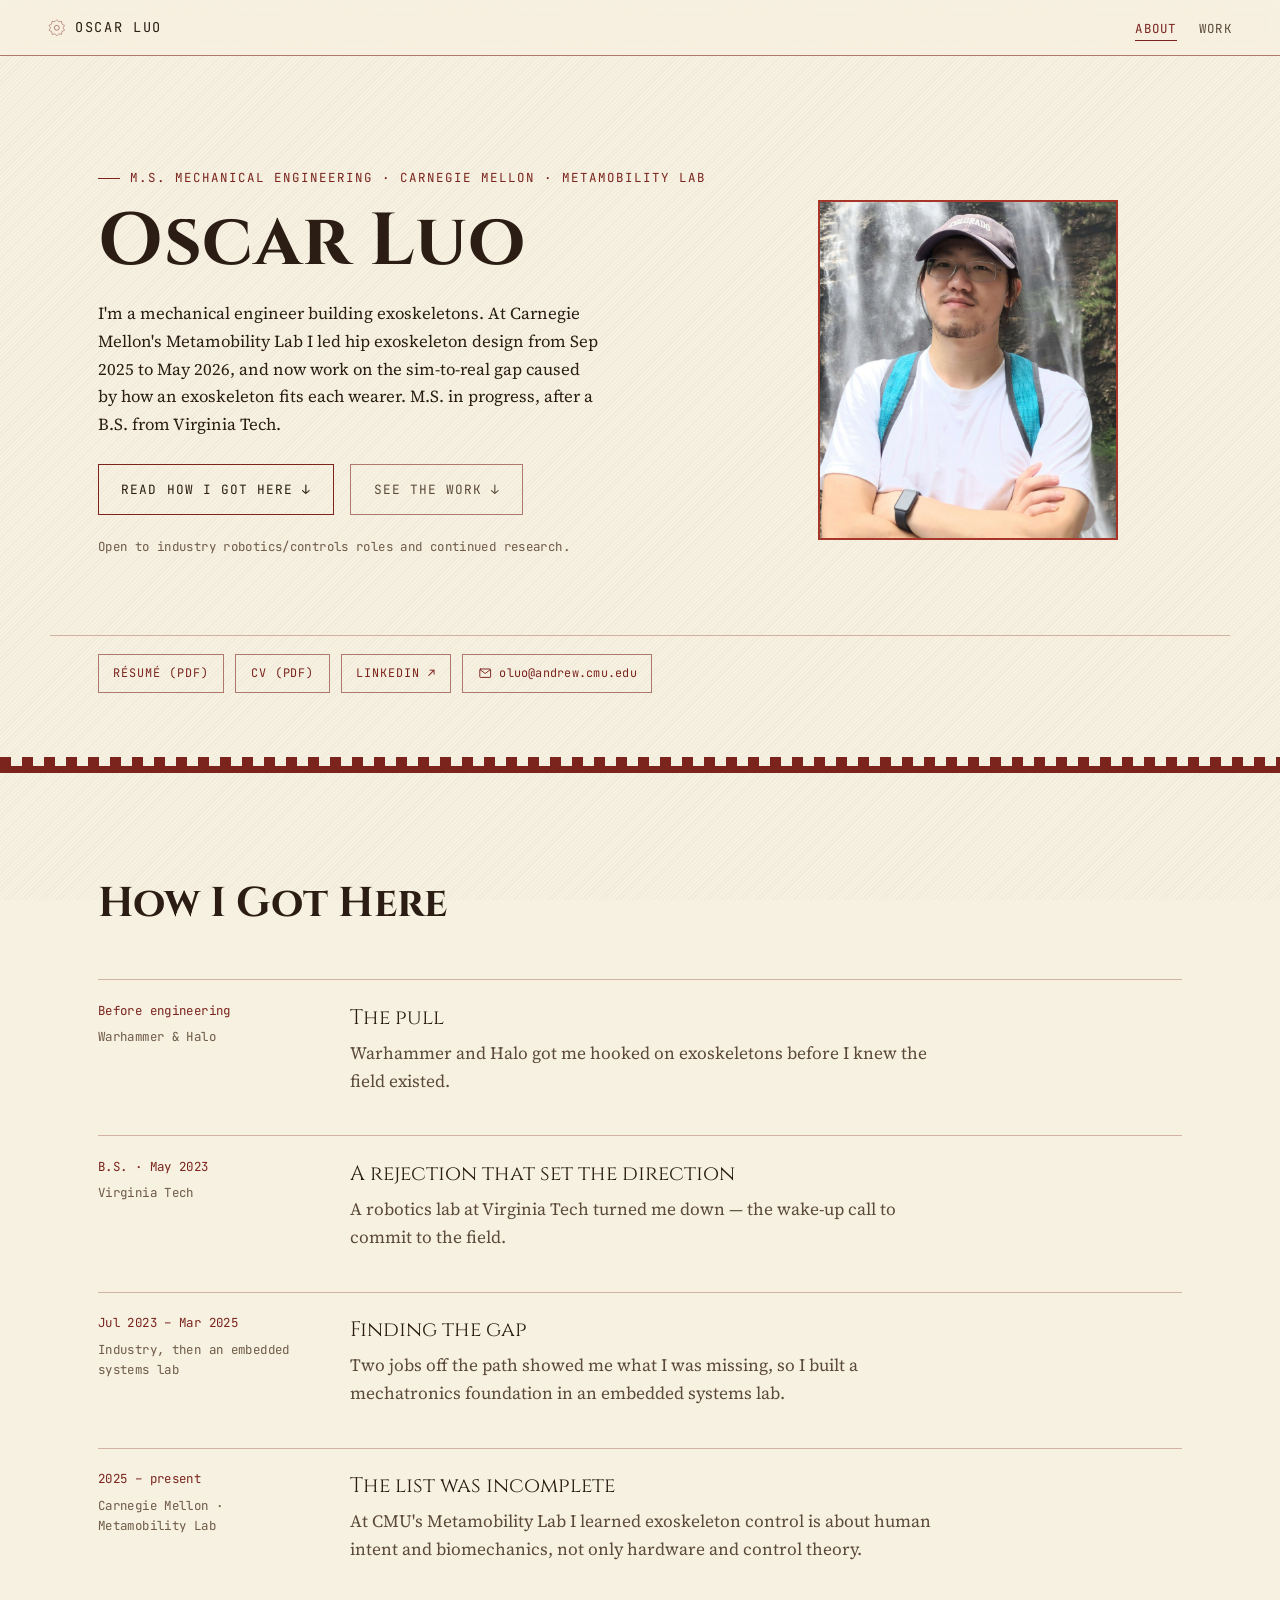
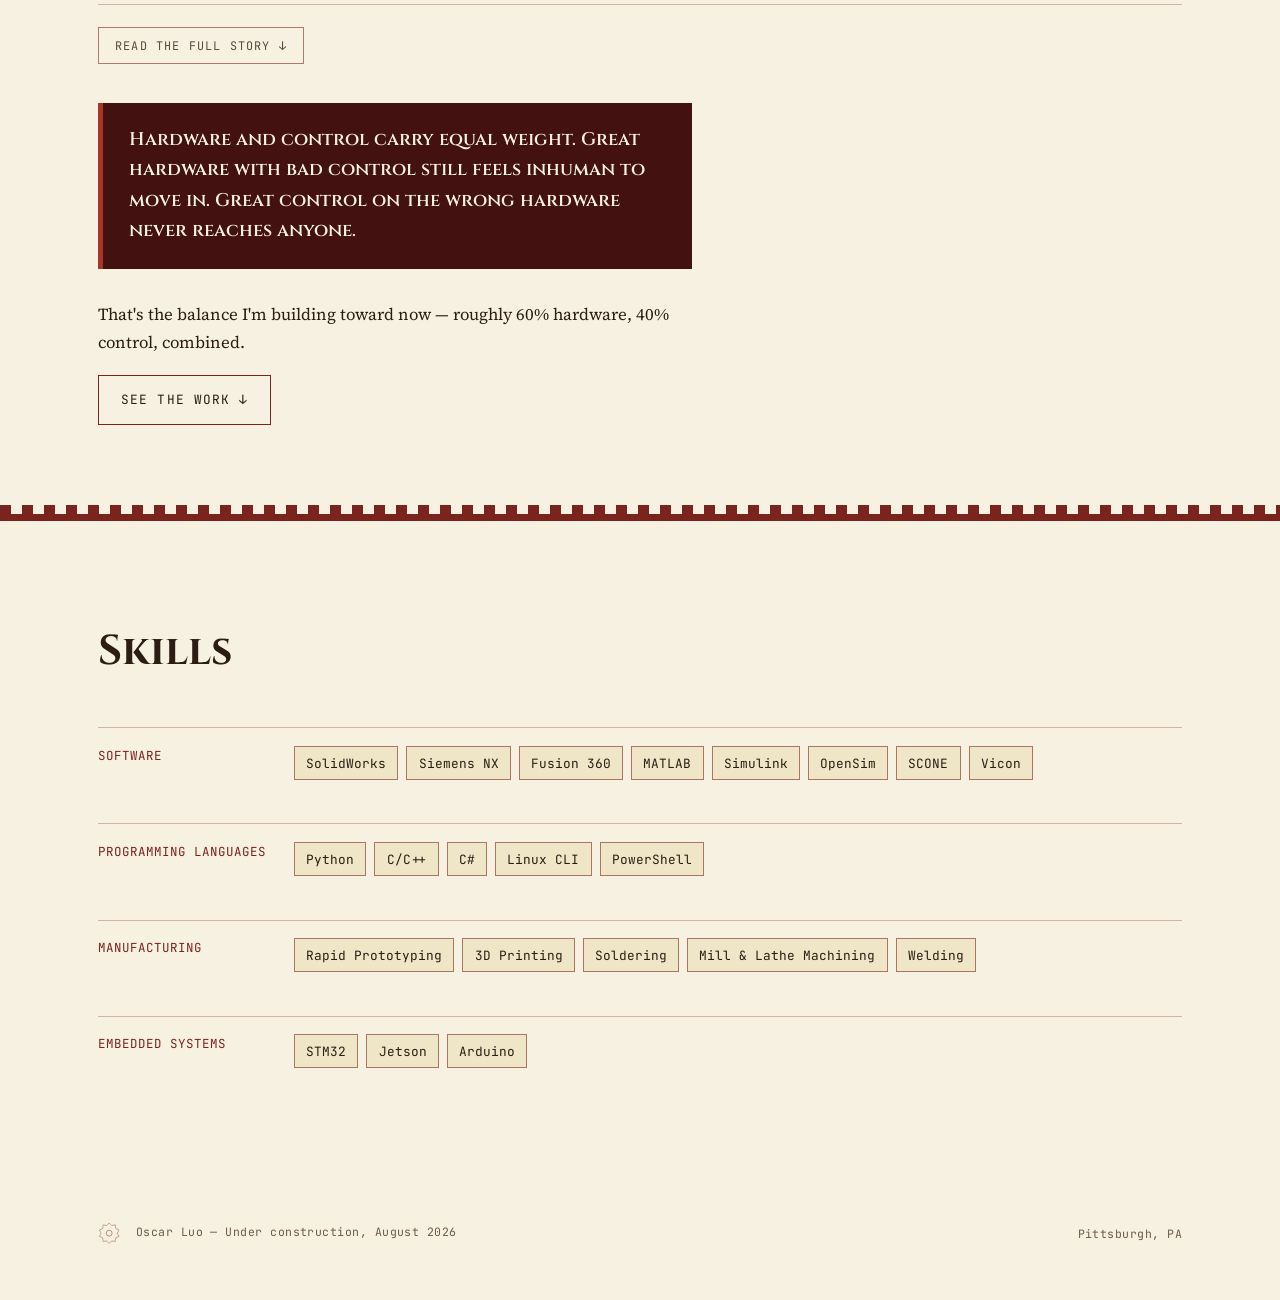
<file: index.html>
<!DOCTYPE html>
<html lang="en">
<head>
<meta charset="UTF-8">
<meta name="viewport" content="width=device-width, initial-scale=1.0">
<meta name="description" content="Personal portfolio and project dossier for exoskeleton design engineer Oscar Luo.">
<meta property="og:title" content="Oscar Luo">
<meta property="og:description" content="Mechanical engineer building exoskeletons — hardware and control, roughly 60/40.">
<meta property="og:type" content="website">
<link rel="icon" href="data:image/svg+xml,%3Csvg%20xmlns%3D%22http%3A//www.w3.org/2000/svg%22%20viewBox%3D%220%200%20100%20100%22%3E%3Ctext%20y%3D%220.9em%22%20font-size%3D%2290%22%3E%E2%9A%99%EF%B8%8F%3C/text%3E%3C/svg%3E">
<title>Oscar Luo</title>
<link rel="preconnect" href="https://fonts.googleapis.com">
<link rel="preconnect" href="https://fonts.gstatic.com" crossorigin>
<link href="https://fonts.googleapis.com/css2?family=Cinzel:wght@400;600;700;900&family=Source+Serif+4:ital,opsz,wght@0,8..60,400;0,8..60,600;1,8..60,400&family=JetBrains+Mono:wght@400;500;700&display=swap" rel="stylesheet">
<link rel="stylesheet" href="css/style.css">
</head>
<body>
<div class="grain"></div>

<a class="skip-link" href="#main">Skip to content</a>

<svg style="position:absolute;width:0;height:0;overflow:hidden" aria-hidden="true">
  <symbol id="i-mail" viewBox="0 0 24 24" fill="none" stroke="currentColor" stroke-width="1.6" stroke-linecap="round" stroke-linejoin="round">
    <rect x="3" y="5" width="18" height="14" rx="1"></rect>
    <path d="M4 6.5l8 6 8-6"></path>
  </symbol>
</svg>

<header class="site-nav">
  <div class="nav-row">
    <a class="brand" href="index.html#top">
      <span class="gear icon-only" style="display:inline-block;width:1.1rem;height:1.1rem;"><svg viewBox="0 0 200 200" class="gear-icon"><polygon class="gear-poly" data-teeth="10" data-outer="92" data-inner="72" style="stroke-width:8;"></polygon><circle class="gear-hub" cx="100" cy="100" r="28" style="stroke-width:8;"></circle></svg></span>
      OSCAR LUO
    </a>
    <ul class="navlinks">
      <li><a class="navlink active" href="index.html">About</a></li>
      <li><a class="navlink" href="work.html">Work</a></li>
      <!-- Outside the Lab — dropped for now per Oscar, 2026-09-16. Uncomment to restore.
      <li><a class="navlink" href="outside.html">Outside the Lab</a></li>
      -->
    </ul>
  </div>
</header>

<main id="main">

  <!-- ============ HERO / ABOUT ============ -->
  <div id="top"></div>
  <section class="hero">
    <div class="container hero-grid">
      <div>
        <p class="eyebrow">M.S. Mechanical Engineering · Carnegie Mellon · Metamobility Lab</p>
        <h1>Oscar Luo</h1>
        <p class="lede">I'm a mechanical engineer building exoskeletons. At Carnegie Mellon's Metamobility Lab I led hip exoskeleton design from Sep 2025 to May 2026, and now work on the sim-to-real gap caused by how an exoskeleton fits each wearer. M.S. in progress, after a B.S. from Virginia Tech.</p>
        <div class="hero-ctas">
          <a class="btn" href="#story">Read How I Got Here ↓</a>
          <a class="btn ghost" href="work.html">See the Work ↓</a>
        </div>
        <p class="hero-note">Open to industry robotics/controls roles and continued research.</p>
      </div>
      <div class="hero-gear-wrap">
        <div class="hero-photo-frame">
          <img src="images/oscar-photo.jpg" alt="Oscar Luo" loading="eager">
        </div>
      </div>
    </div>
    <div class="container doc-strip">
      <a href="files/oscar-luo-resume.pdf" target="_blank" rel="noopener">Résumé (PDF)</a>
      <a href="files/oscar-luo-cv.pdf" target="_blank" rel="noopener">CV (PDF)</a>
      <a href="https://www.linkedin.com/in/yuexin-luo-496149250/" target="_blank" rel="noopener">LinkedIn ↗</a>
      <a href="mailto:oluo@andrew.cmu.edu"><svg class="icon-sm" style="width:.9rem;height:.9rem;"><use href="#i-mail"></use></svg>oluo@andrew.cmu.edu</a>
    </div>
  </section>

  <!-- ============ STORY (merged from story.html, 2026-10-17) ============ -->
  <section class="plate" id="story">
    <div class="container">
      <div class="plate-head reveal">
        <h2>How I Got Here</h2>
      </div>
      <div class="timeline story-timeline story-body">
        <div class="tl-entry">
          <div class="tl-meta"><span class="tl-dates">Before engineering</span>Warhammer &amp; Halo</div>
          <div>
            <div class="tl-role">The pull</div>
            <p class="story-summary">Warhammer and Halo got me hooked on exoskeletons before I knew the field existed.</p>
            <div class="story-full">
              <p>I grew up on Warhammer and Halo, which is probably the honest answer for why exoskeletons pulled at me before I understood what the field actually was.</p>
            </div>
          </div>
        </div>
        <div class="tl-entry">
          <div class="tl-meta"><span class="tl-dates">B.S. · May 2023</span>Virginia Tech</div>
          <div>
            <div class="tl-role">A rejection that set the direction</div>
            <p class="story-summary">A robotics lab at Virginia Tech turned me down — the wake-up call to commit to the field.</p>
            <div class="story-full">
              <p>In undergrad at Virginia Tech, I was doing fairly traditional mechanical engineering coursework, and I hadn't found my direction yet. I applied to a robotics lab and got rejected — I simply wasn't competitive enough at the time. That rejection turned out to be the reason I'm here now. It was the wake-up call I needed to actually commit to the field instead of drifting through it.</p>
            </div>
          </div>
        </div>
        <div class="tl-entry">
          <div class="tl-meta"><span class="tl-dates">Jul 2023 – Mar 2025</span>Industry, then an embedded systems lab</div>
          <div>
            <div class="tl-role">Finding the gap</div>
            <p class="story-summary">Two jobs off the path showed me what I was missing, so I built a mechatronics foundation in an embedded systems lab.</p>
            <div class="story-full">
              <p>After graduating, I took a couple of jobs that didn't line up with what I wanted (see my <a href="work.html#work-earlier">work history</a>), and realized how much I was missing to actually build an exoskeleton myself. At the time, I thought the gap was hardware, electronics, and control — full stop. So I took an <a href="work.html#work-soochow">embedded systems research position</a> specifically to build that mechatronics foundation before going further.</p>
            </div>
          </div>
        </div>
        <div class="tl-entry">
          <div class="tl-meta"><span class="tl-dates">2025 – present</span>Carnegie Mellon · Metamobility Lab</div>
          <div>
            <div class="tl-role">The list was incomplete</div>
            <p class="story-summary">At CMU's Metamobility Lab I learned exoskeleton control is about human intent and biomechanics, not only hardware and control theory.</p>
            <div class="story-full">
              <p>I came to Carnegie Mellon to study control and close what I thought was the last gap. I ended up in the <a href="work.html#project-hip-exoskeleton">Metamobility Lab</a>, and getting close to real exoskeleton hardware showed me the field is further from what I'd imagined than I expected — and that my three-part list was incomplete.</p>
              <p>Exoskeleton control isn't automotive or humanoid control. It's not really about PID or nonlinear control theory the way I'd assumed — it's about mapping human intent into assistance, in real time, for a person who's wearing the result. And underneath all of it, you need to understand human biomechanics, not just hardware and software.</p>
            </div>
          </div>
        </div>
      </div>
      <button class="story-toggle" type="button" hidden aria-expanded="false">Read the full story ↓</button>
      <div class="story-close">
        <blockquote class="thesis">Hardware and control carry equal weight. Great hardware with bad control still feels inhuman to move in. Great control on the wrong hardware never reaches anyone.</blockquote>
        <p>That's the balance I'm building toward now — roughly 60% hardware, 40% control, combined.</p>
        <div class="hero-ctas" style="margin-top:1rem;">
          <a class="btn" href="work.html">See the Work ↓</a>
        </div>
      </div>
    </div>
  </section>

  <!-- ============ SKILLS ============ -->
  <section class="plate" id="skills">
    <div class="container">
      <div class="plate-head reveal">
        <h2>Skills</h2>
      </div>
      <div class="skill-groups reveal">
        <div class="skill-group">
          <div class="skill-group-name">Software</div>
          <div class="tag-row"><span class="tag">SolidWorks</span><span class="tag">Siemens NX</span><span class="tag">Fusion 360</span><span class="tag">MATLAB</span><span class="tag">Simulink</span><span class="tag">OpenSim</span><span class="tag">SCONE</span><span class="tag">Vicon</span></div>
        </div>
        <div class="skill-group">
          <div class="skill-group-name">Programming Languages</div>
          <div class="tag-row"><span class="tag">Python</span><span class="tag">C/C++</span><span class="tag">C#</span><span class="tag">Linux CLI</span><span class="tag">PowerShell</span></div>
        </div>
        <div class="skill-group">
          <div class="skill-group-name">Manufacturing</div>
          <div class="tag-row"><span class="tag">Rapid Prototyping</span><span class="tag">3D Printing</span><span class="tag">Soldering</span><span class="tag">Mill &amp; Lathe Machining</span><span class="tag">Welding</span></div>
        </div>
        <div class="skill-group">
          <div class="skill-group-name">Embedded Systems</div>
          <div class="tag-row"><span class="tag">STM32</span><span class="tag">Jetson</span><span class="tag">Arduino</span></div>
        </div>
      </div>
    </div>
  </section>

</main>

<footer class="site-foot">
  <div class="container foot-row">
    <span>
      <svg class="foot-gear" viewBox="0 0 200 200" style="display:inline-block;vertical-align:middle;margin-right:.5rem;"><polygon class="gear-poly" data-teeth="10" data-outer="92" data-inner="72" style="stroke-width:8;"></polygon><circle class="gear-hub" cx="100" cy="100" r="26" style="stroke-width:8;"></circle></svg>
      Oscar Luo — Under construction, August 2026
    </span>
    <span>Pittsburgh, PA</span>
  </div>
</footer>

<script src="js/main.js"></script>
</body>
</html>
</file>
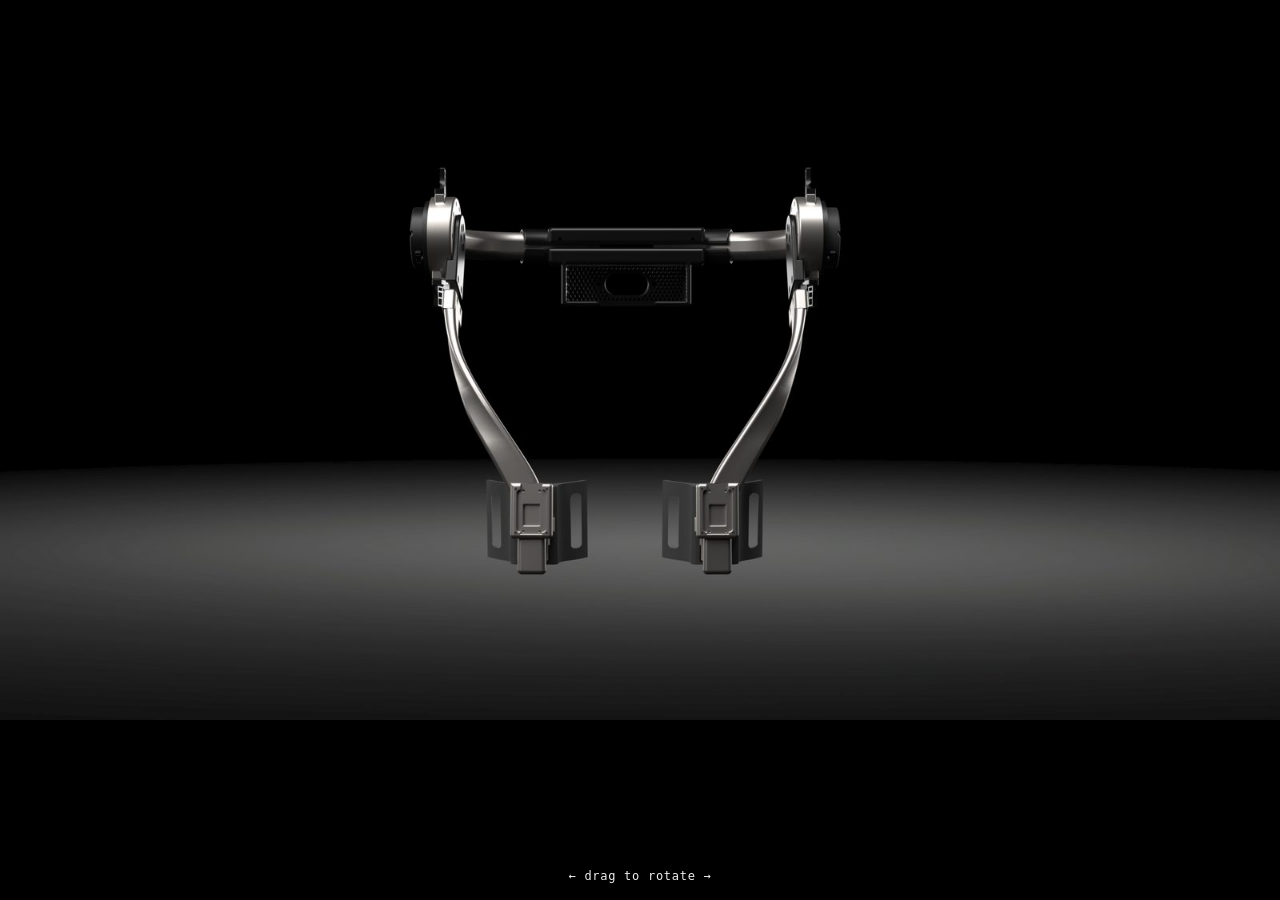
<file: images/gen1-3d-viewer/index.html>
<!DOCTYPE html>
<html lang="en">
<head>
<meta charset="utf-8">
<meta name="viewport" content="width=device-width, initial-scale=1">
<title>Mark I — 3D Render</title>
<!-- Web copy of the SOLIDWORKS Visualize export in images/V1_Visual (2)/,
     made for the inline iframe on work.html: frames downsized to 1600x900 JPG,
     no header, and wheel-zoom left out so the page still scrolls over it. -->
<script src="js/prototype.js"></script>
<script src="js/browserdetect.js"></script>
<script src="js/apple_core.js"></script>
<script src="js/vr.js"></script>
<script src="js/library.js"></script>
<style>
  html, body { margin:0; height:100%; background:#000; overflow:hidden; }
  #viewer { width:100vw; height:100vh; display:block; cursor:grab; }
  #viewer:active { cursor:grabbing; }
  #viewer img { display:block; margin:0 auto; }
  .hint {
    position:absolute; left:50%; bottom:12px; transform:translateX(-50%);
    font:500 12px/1 "JetBrains Mono", ui-monospace, monospace; letter-spacing:.06em;
    color:#eee; background:rgba(0,0,0,.55); padding:6px 10px; pointer-events:none;
    transition:opacity .4s;
  }
  .hint.gone { opacity:0; }
</style>
</head>
<body>
<div id="viewer"></div>
<div class="hint" id="hint">&larr; drag to rotate &rarr;</div>
<script>
  window.addEventListener('load', function () {
    // frame 10 is the front view; intro: null skips the export's default half-spin on load
    new AC.VR('viewer', 'images/Frame######.jpg', [36, 1], { invert: false, initialPos: [9, 0], intro: null });
  });
  var hint = document.getElementById('hint');
  ['mousedown', 'touchstart'].forEach(function (ev) {
    // capture phase: vr.js stops the event before it bubbles to document
    window.addEventListener(ev, function () { hint.classList.add('gone'); }, { once: true, capture: true });
  });
</script>
</body>
</html>
</file>
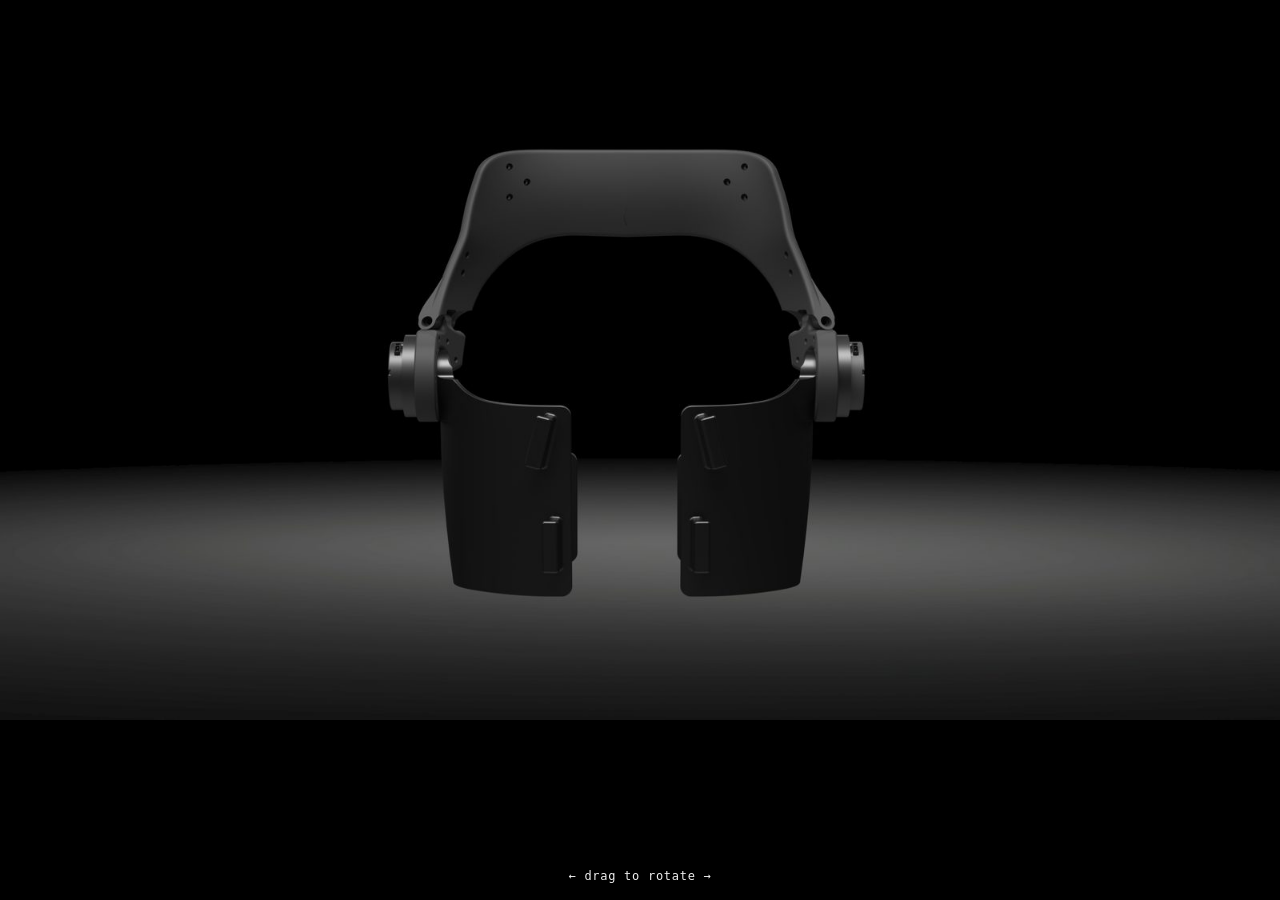
<file: images/gen2-3d-viewer/index.html>
<!DOCTYPE html>
<html lang="en">
<head>
<meta charset="utf-8">
<meta name="viewport" content="width=device-width, initial-scale=1">
<title>Mark II — 3D Render</title>
<!-- Web copy of the SOLIDWORKS Visualize export in images/V2_Visual/,
     made for the inline iframe on work.html: frames downsized to 1600x900 JPG,
     no header, and wheel-zoom left out so the page still scrolls over it. -->
<script src="js/prototype.js"></script>
<script src="js/browserdetect.js"></script>
<script src="js/apple_core.js"></script>
<script src="js/vr.js"></script>
<script src="js/library.js"></script>
<style>
  html, body { margin:0; height:100%; background:#000; overflow:hidden; }
  #viewer { width:100vw; height:100vh; display:block; cursor:grab; }
  #viewer:active { cursor:grabbing; }
  #viewer img { display:block; margin:0 auto; }
  .hint {
    position:absolute; left:50%; bottom:12px; transform:translateX(-50%);
    font:500 12px/1 "JetBrains Mono", ui-monospace, monospace; letter-spacing:.06em;
    color:#eee; background:rgba(0,0,0,.55); padding:6px 10px; pointer-events:none;
    transition:opacity .4s;
  }
  .hint.gone { opacity:0; }
</style>
</head>
<body>
<div id="viewer"></div>
<div class="hint" id="hint">&larr; drag to rotate &rarr;</div>
<script>
  window.addEventListener('load', function () {
    // frame 19 is the front view (frame 1 is the back); intro: null skips the export's default half-spin on load
    new AC.VR('viewer', 'images/Frame######.jpg', [36, 1], { invert: false, initialPos: [18, 0], intro: null });
  });
  var hint = document.getElementById('hint');
  ['mousedown', 'touchstart'].forEach(function (ev) {
    // capture phase: vr.js stops the event before it bubbles to document
    window.addEventListener(ev, function () { hint.classList.add('gone'); }, { once: true, capture: true });
  });
</script>
</body>
</html>
</file>
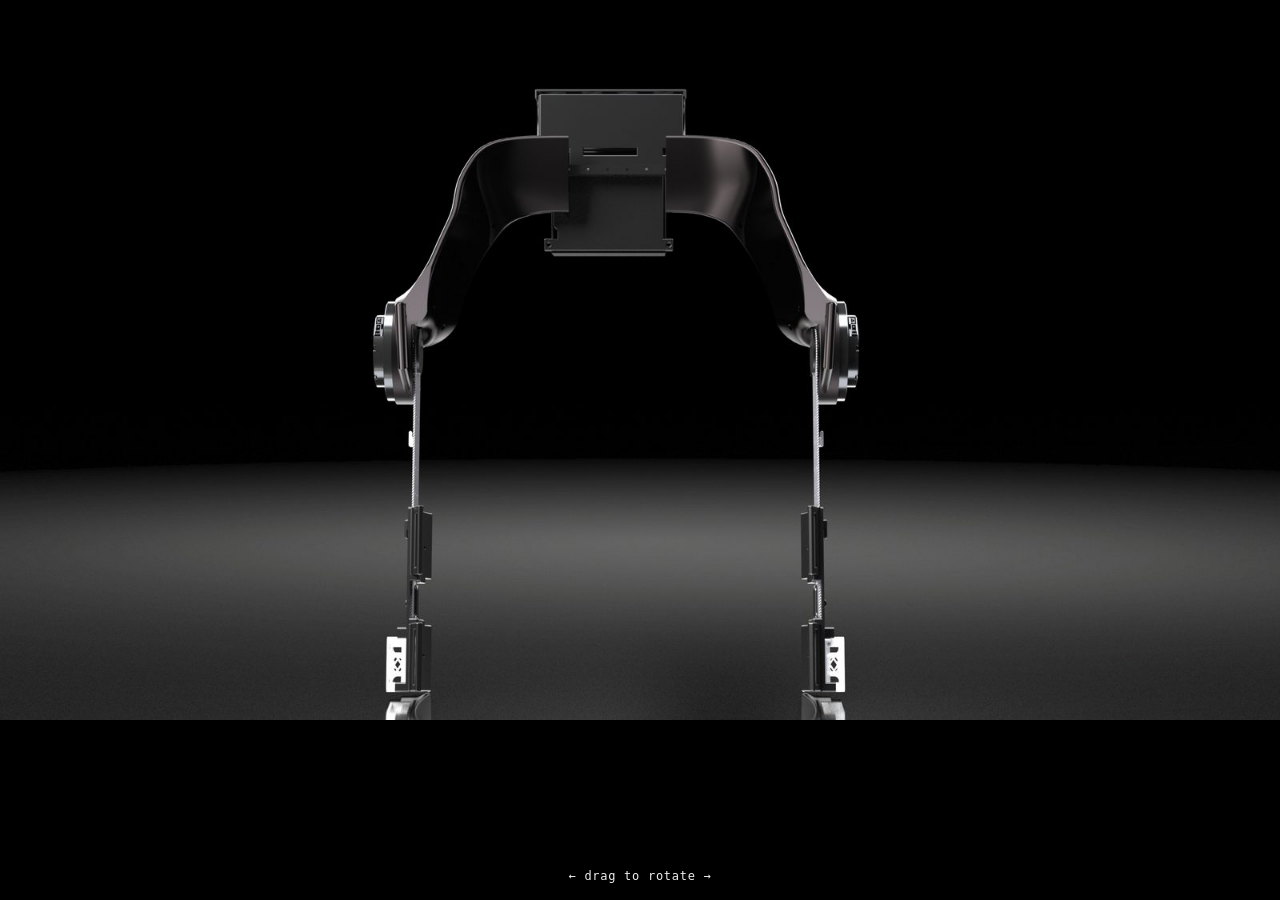
<file: images/gen3-3d-viewer/index.html>
<!DOCTYPE html>
<html lang="en">
<head>
<meta charset="utf-8">
<meta name="viewport" content="width=device-width, initial-scale=1">
<title>Mark III — 3D Render</title>
<!-- Web copy of the SOLIDWORKS Visualize export in images/V3_Visual (4)/,
     made for the inline iframe on work.html: frames downsized to 1600x900 JPG,
     no header, and wheel-zoom left out so the page still scrolls over it. -->
<script src="js/prototype.js"></script>
<script src="js/browserdetect.js"></script>
<script src="js/apple_core.js"></script>
<script src="js/vr.js"></script>
<script src="js/library.js"></script>
<style>
  html, body { margin:0; height:100%; background:#000; overflow:hidden; }
  #viewer { width:100vw; height:100vh; display:block; cursor:grab; }
  #viewer:active { cursor:grabbing; }
  #viewer img { display:block; margin:0 auto; }
  .hint {
    position:absolute; left:50%; bottom:12px; transform:translateX(-50%);
    font:500 12px/1 "JetBrains Mono", ui-monospace, monospace; letter-spacing:.06em;
    color:#eee; background:rgba(0,0,0,.55); padding:6px 10px; pointer-events:none;
    transition:opacity .4s;
  }
  .hint.gone { opacity:0; }
</style>
</head>
<body>
<div id="viewer"></div>
<div class="hint" id="hint">&larr; drag to rotate &rarr;</div>
<script>
  window.addEventListener('load', function () {
    // frame 19 is the front view (frame 1 is the back); intro: null skips the export's default half-spin on load
    new AC.VR('viewer', 'images/Frame######.jpg', [36, 1], { invert: false, initialPos: [18, 0], intro: null });
  });
  var hint = document.getElementById('hint');
  ['mousedown', 'touchstart'].forEach(function (ev) {
    // capture phase: vr.js stops the event before it bubbles to document
    window.addEventListener(ev, function () { hint.classList.add('gone'); }, { once: true, capture: true });
  });
</script>
</body>
</html>
</file>
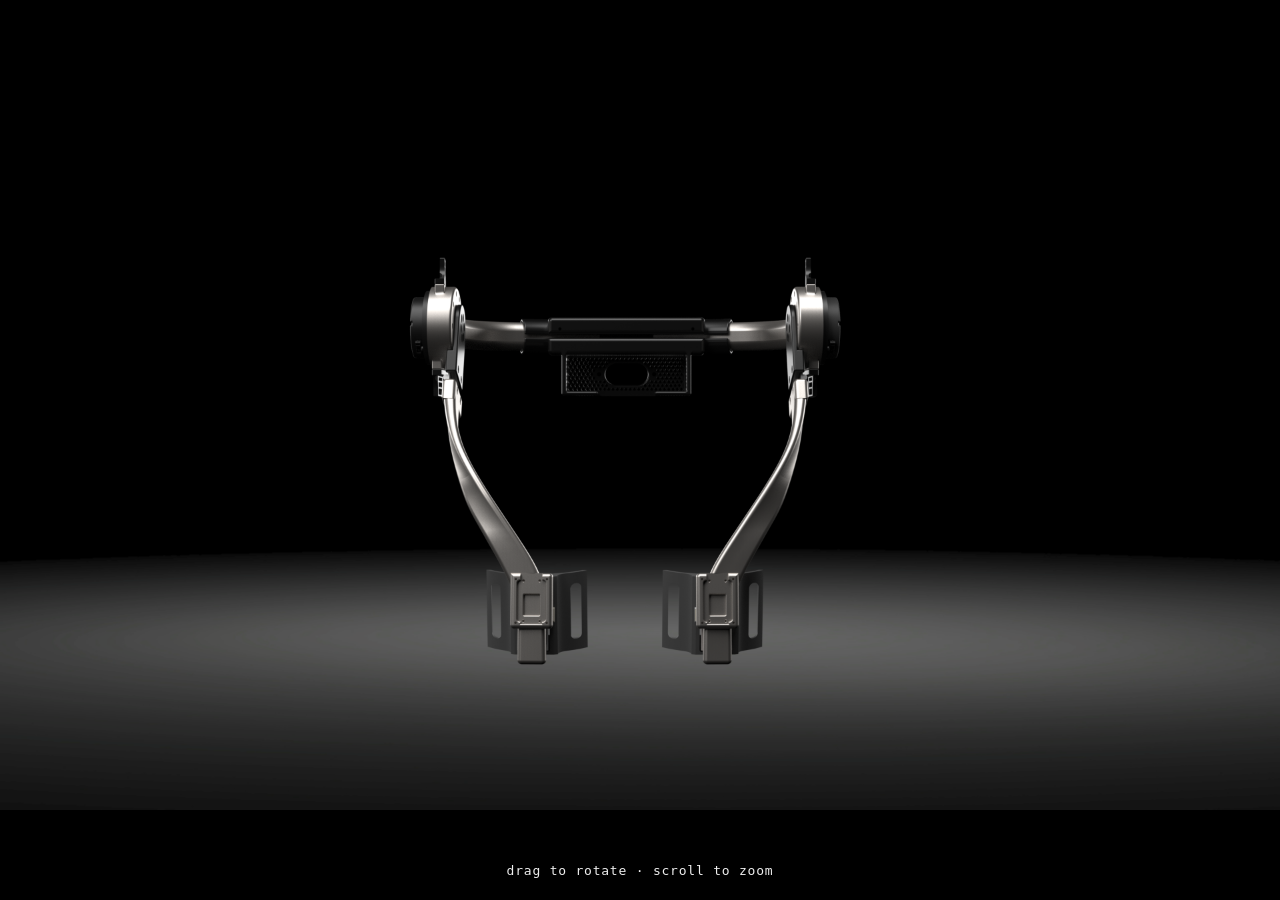
<file: images/V1_Visual (2)/Data/index.html>
<!DOCTYPE html>
<html lang="en">
<head>
<meta charset="utf-8">
<meta name="viewport" content="width=device-width, initial-scale=1">
<title>Mark I — 3D Render</title>
<link rel="icon" href="data:image/svg+xml,%3Csvg%20xmlns%3D%22http%3A//www.w3.org/2000/svg%22%20viewBox%3D%220%200%20100%20100%22%3E%3Ctext%20y%3D%220.9em%22%20font-size%3D%2290%22%3E%E2%9A%99%EF%B8%8F%3C/text%3E%3C/svg%3E">
<!-- SOLIDWORKS Visualize export, trimmed for oscar-prise.github.io: the viewer
     fills the window, with no header bar or fit/actual-size buttons. -->
<script src="js/prototype.js"></script>
<script src="js/browserdetect.js"></script>
<script src="js/apple_core.js"></script>
<script src="js/vr.js"></script>
<script src="js/library.js"></script>
<script src="js/threesixty.js"></script>
<script src="js/wheelzoom.js"></script>
<script src="js/observers.js" defer></script>
<style>
  html, body { margin:0; height:100%; background:#000; overflow:hidden; }
  #viewer { width:100vw; height:100vh; display:block; cursor:grab; }
  #viewer:active { cursor:grabbing; }
  #viewer .vr { display:flex; align-items:center; justify-content:center; }
  .hint {
    position:fixed; left:50%; bottom:16px; transform:translateX(-50%);
    font:500 13px/1 ui-monospace, monospace; letter-spacing:.06em;
    color:#eee; background:rgba(0,0,0,.55); padding:7px 12px; pointer-events:none;
    transition:opacity .4s;
  }
  .hint.gone { opacity:0; }
</style>
</head>
<body>
<div id="viewer"></div>
<div class="hint" id="hint">drag to rotate &middot; scroll to zoom</div>
<script>
  var hint = document.getElementById('hint');
  ['mousedown', 'touchstart', 'wheel'].forEach(function (ev) {
    // capture phase: vr.js stops the event before it bubbles
    window.addEventListener(ev, function () { hint.classList.add('gone'); }, { once: true, capture: true });
  });
</script>
</body>
</html>
</file>
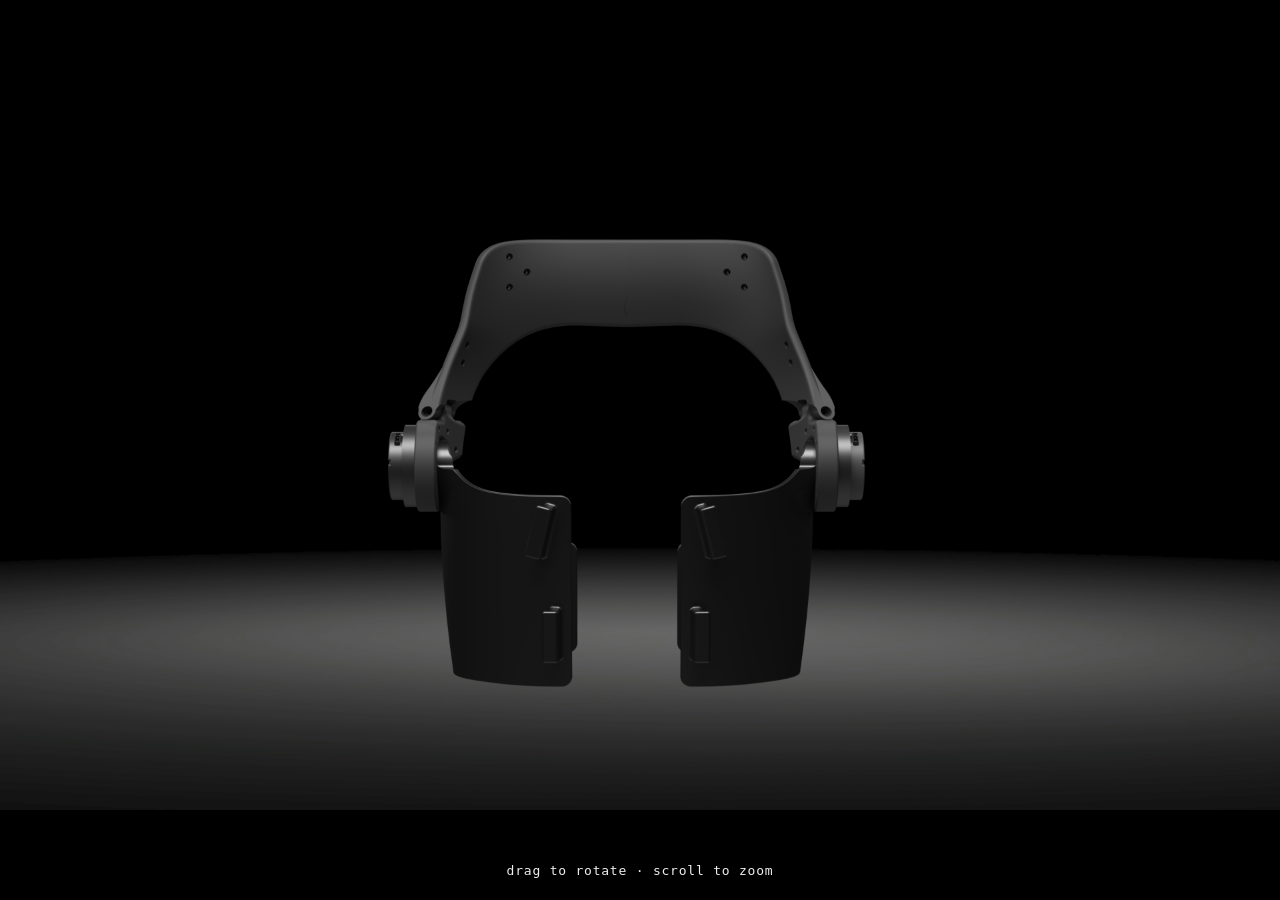
<file: images/V2_Visual/Data/index.html>
<!DOCTYPE html>
<html lang="en">
<head>
<meta charset="utf-8">
<meta name="viewport" content="width=device-width, initial-scale=1">
<title>Mark II — 3D Render</title>
<link rel="icon" href="data:image/svg+xml,%3Csvg%20xmlns%3D%22http%3A//www.w3.org/2000/svg%22%20viewBox%3D%220%200%20100%20100%22%3E%3Ctext%20y%3D%220.9em%22%20font-size%3D%2290%22%3E%E2%9A%99%EF%B8%8F%3C/text%3E%3C/svg%3E">
<!-- SOLIDWORKS Visualize export, trimmed for oscar-prise.github.io: the viewer
     fills the window, with no header bar or fit/actual-size buttons. -->
<script src="js/prototype.js"></script>
<script src="js/browserdetect.js"></script>
<script src="js/apple_core.js"></script>
<script src="js/vr.js"></script>
<script src="js/library.js"></script>
<script src="js/threesixty.js"></script>
<script src="js/wheelzoom.js"></script>
<script src="js/observers.js" defer></script>
<style>
  html, body { margin:0; height:100%; background:#000; overflow:hidden; }
  #viewer { width:100vw; height:100vh; display:block; cursor:grab; }
  #viewer:active { cursor:grabbing; }
  #viewer .vr { display:flex; align-items:center; justify-content:center; }
  .hint {
    position:fixed; left:50%; bottom:16px; transform:translateX(-50%);
    font:500 13px/1 ui-monospace, monospace; letter-spacing:.06em;
    color:#eee; background:rgba(0,0,0,.55); padding:7px 12px; pointer-events:none;
    transition:opacity .4s;
  }
  .hint.gone { opacity:0; }
</style>
</head>
<body>
<div id="viewer"></div>
<div class="hint" id="hint">drag to rotate &middot; scroll to zoom</div>
<script>
  var hint = document.getElementById('hint');
  ['mousedown', 'touchstart', 'wheel'].forEach(function (ev) {
    // capture phase: vr.js stops the event before it bubbles
    window.addEventListener(ev, function () { hint.classList.add('gone'); }, { once: true, capture: true });
  });
</script>
</body>
</html>
</file>
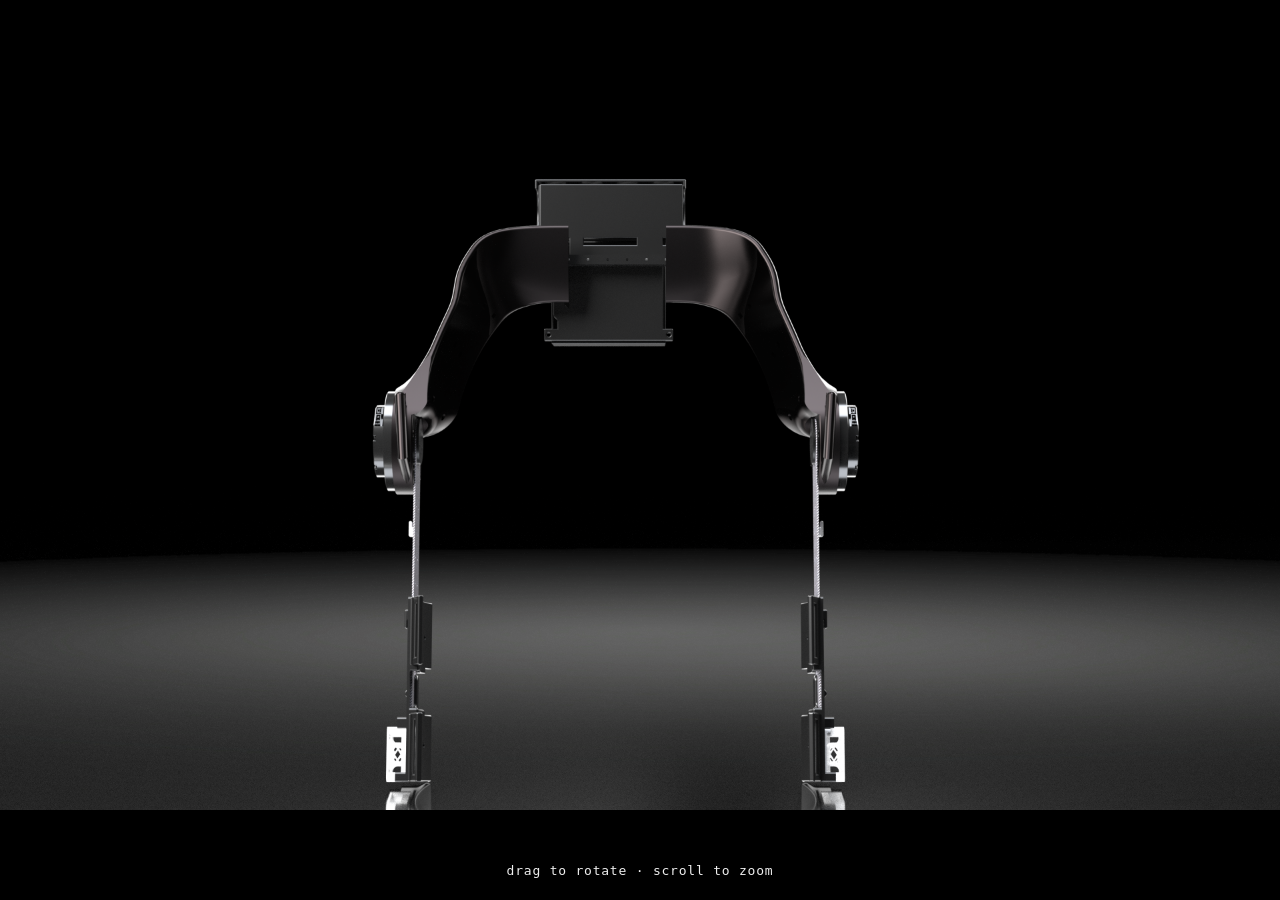
<file: images/V3_Visual (4)/Data/index.html>
<!DOCTYPE html>
<html lang="en">
<head>
<meta charset="utf-8">
<meta name="viewport" content="width=device-width, initial-scale=1">
<title>Mark III — 3D Render</title>
<link rel="icon" href="data:image/svg+xml,%3Csvg%20xmlns%3D%22http%3A//www.w3.org/2000/svg%22%20viewBox%3D%220%200%20100%20100%22%3E%3Ctext%20y%3D%220.9em%22%20font-size%3D%2290%22%3E%E2%9A%99%EF%B8%8F%3C/text%3E%3C/svg%3E">
<!-- SOLIDWORKS Visualize export, trimmed for oscar-prise.github.io: the viewer
     fills the window, with no header bar or fit/actual-size buttons. -->
<script src="js/prototype.js"></script>
<script src="js/browserdetect.js"></script>
<script src="js/apple_core.js"></script>
<script src="js/vr.js"></script>
<script src="js/library.js"></script>
<script src="js/threesixty.js"></script>
<script src="js/wheelzoom.js"></script>
<script src="js/observers.js" defer></script>
<style>
  html, body { margin:0; height:100%; background:#000; overflow:hidden; }
  #viewer { width:100vw; height:100vh; display:block; cursor:grab; }
  #viewer:active { cursor:grabbing; }
  #viewer .vr { display:flex; align-items:center; justify-content:center; }
  .hint {
    position:fixed; left:50%; bottom:16px; transform:translateX(-50%);
    font:500 13px/1 ui-monospace, monospace; letter-spacing:.06em;
    color:#eee; background:rgba(0,0,0,.55); padding:7px 12px; pointer-events:none;
    transition:opacity .4s;
  }
  .hint.gone { opacity:0; }
</style>
</head>
<body>
<div id="viewer"></div>
<div class="hint" id="hint">drag to rotate &middot; scroll to zoom</div>
<script>
  var hint = document.getElementById('hint');
  ['mousedown', 'touchstart', 'wheel'].forEach(function (ev) {
    // capture phase: vr.js stops the event before it bubbles
    window.addEventListener(ev, function () { hint.classList.add('gone'); }, { once: true, capture: true });
  });
</script>
</body>
</html>
</file>
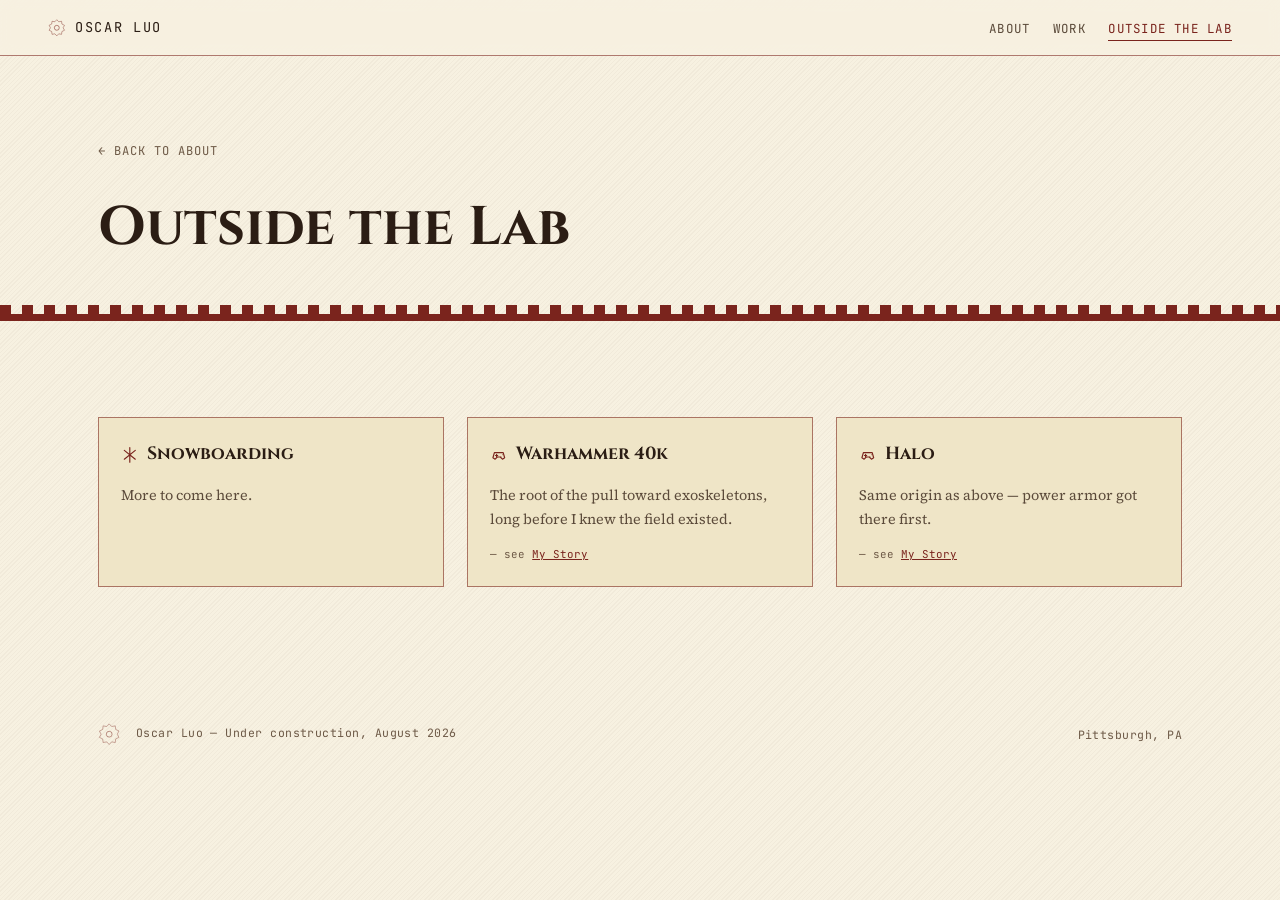
<file: outside.html>
<!DOCTYPE html>
<html lang="en">
<head>
<meta charset="UTF-8">
<meta name="viewport" content="width=device-width, initial-scale=1.0">
<meta name="description" content="Oscar Luo outside the lab — snowboarding, Warhammer 40k, Halo.">
<meta property="og:title" content="Oscar Luo — Outside the Lab">
<meta property="og:description" content="What Oscar does outside exoskeleton design.">
<meta property="og:type" content="website">
<link rel="icon" href="data:image/svg+xml,%3Csvg%20xmlns%3D%22http%3A//www.w3.org/2000/svg%22%20viewBox%3D%220%200%20100%20100%22%3E%3Ctext%20y%3D%220.9em%22%20font-size%3D%2290%22%3E%E2%9A%99%EF%B8%8F%3C/text%3E%3C/svg%3E">
<title>Outside the Lab — Oscar Luo</title>
<link rel="preconnect" href="https://fonts.googleapis.com">
<link rel="preconnect" href="https://fonts.gstatic.com" crossorigin>
<link href="https://fonts.googleapis.com/css2?family=Cinzel:wght@400;600;700;900&family=Source+Serif+4:ital,opsz,wght@0,8..60,400;0,8..60,600;1,8..60,400&family=JetBrains+Mono:wght@400;500;700&display=swap" rel="stylesheet">
<link rel="stylesheet" href="css/style.css">
</head>
<body>
<div class="grain"></div>

<a class="skip-link" href="#main">Skip to content</a>

<svg style="position:absolute;width:0;height:0;overflow:hidden" aria-hidden="true">
  <symbol id="i-photo" viewBox="0 0 24 24" fill="none" stroke="currentColor" stroke-width="1.6" stroke-linecap="round" stroke-linejoin="round">
    <rect x="3" y="6" width="18" height="14" rx="1"></rect>
    <path d="M8 6l1.5-2.5h5L16 6"></path>
    <circle cx="12" cy="13" r="3.5"></circle>
  </symbol>
  <symbol id="i-snow" viewBox="0 0 24 24" fill="none" stroke="currentColor" stroke-width="1.6" stroke-linecap="round" stroke-linejoin="round">
    <path d="M12 2v20M4.5 6l15 12M19.5 6l-15 12"></path>
  </symbol>
  <symbol id="i-controller" viewBox="0 0 24 24" fill="none" stroke="currentColor" stroke-width="1.6" stroke-linecap="round" stroke-linejoin="round">
    <path d="M6 9h12l2 7-3 2-3-3H10l-3 3-3-2z"></path>
    <path d="M9 11.5v3M7.5 13h3"></path>
    <circle cx="17" cy="12" r=".6" fill="currentColor" stroke="none"></circle>
    <circle cx="15" cy="14" r=".6" fill="currentColor" stroke="none"></circle>
  </symbol>
</svg>

<header class="site-nav">
  <div class="nav-row">
    <a class="brand" href="index.html#top">
      <span class="gear icon-only" style="display:inline-block;width:1.1rem;height:1.1rem;"><svg viewBox="0 0 200 200" class="gear-icon"><polygon class="gear-poly" data-teeth="10" data-outer="92" data-inner="72" style="stroke-width:8;"></polygon><circle class="gear-hub" cx="100" cy="100" r="28" style="stroke-width:8;"></circle></svg></span>
      OSCAR LUO
    </a>
    <ul class="navlinks">
      <li><a class="navlink" href="index.html">About</a></li>
      <li><a class="navlink" href="work.html">Work</a></li>
      <li><a class="navlink active" href="outside.html">Outside the Lab</a></li>
    </ul>
  </div>
</header>

<main id="main">

  <section class="page-hero">
    <div class="container">
      <a class="back-link" href="index.html">&larr; Back to About</a>
      <h1>Outside the Lab</h1>
    </div>
  </section>

  <section class="plate" id="personal">
    <div class="container">
      <div class="personal-grid">
        <div class="personal-card">
          <h4><svg class="icon-sm"><use href="#i-snow"></use></svg>Snowboarding</h4>
          <p>More to come here.</p>
        </div>
        <div class="personal-card">
          <h4><svg class="icon-sm"><use href="#i-controller"></use></svg>Warhammer 40k</h4>
          <p>The root of the pull toward exoskeletons, long before I knew the field existed.</p>
          <p class="from-story">— see <a href="index.html#story">My Story</a></p>
        </div>
        <div class="personal-card">
          <h4><svg class="icon-sm"><use href="#i-controller"></use></svg>Halo</h4>
          <p>Same origin as above — power armor got there first.</p>
          <p class="from-story">— see <a href="index.html#story">My Story</a></p>
        </div>
      </div>
    </div>
  </section>

</main>

<footer class="site-foot">
  <div class="container foot-row">
    <span>
      <svg class="foot-gear" viewBox="0 0 200 200" style="display:inline-block;vertical-align:middle;margin-right:.5rem;"><polygon class="gear-poly" data-teeth="10" data-outer="92" data-inner="72" style="stroke-width:8;"></polygon><circle class="gear-hub" cx="100" cy="100" r="26" style="stroke-width:8;"></circle></svg>
      Oscar Luo — Under construction, August 2026
    </span>
    <span>Pittsburgh, PA</span>
  </div>
</footer>

<script src="js/main.js"></script>
</body>
</html>
</file>
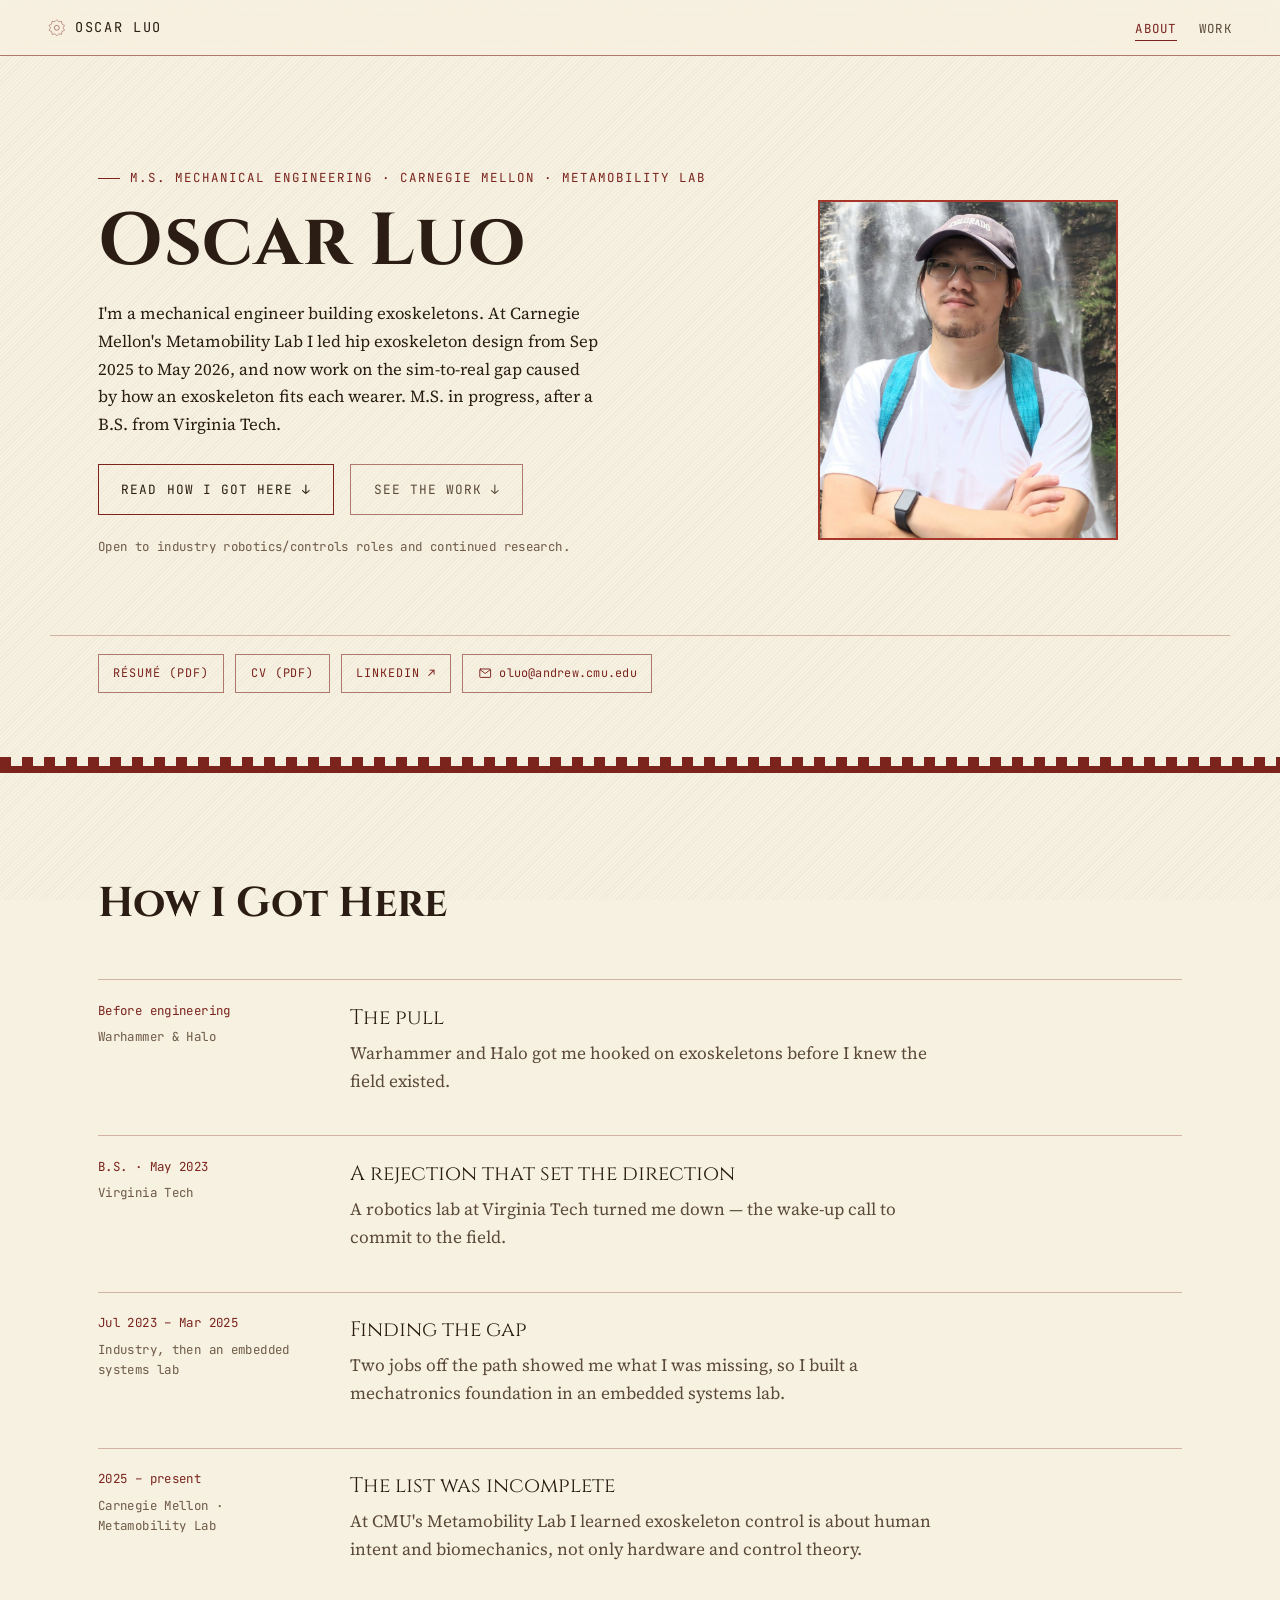
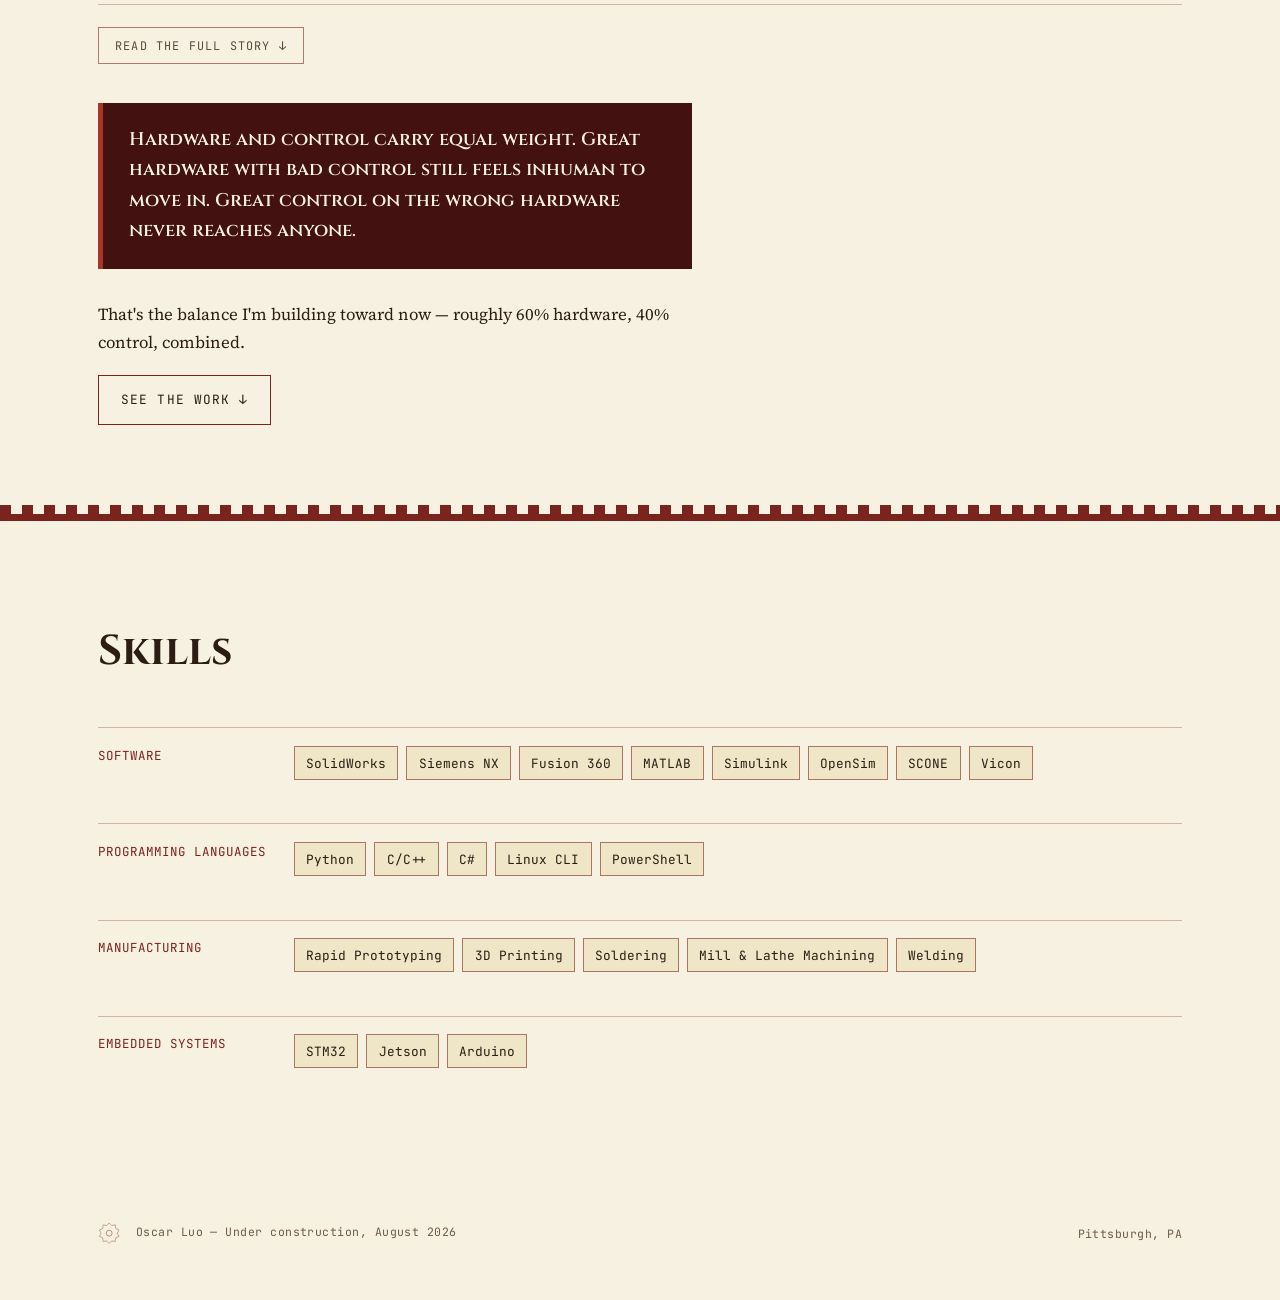
<file: story.html>
<!DOCTYPE html>
<html lang="en">
<head>
<meta charset="UTF-8">
<title>How I Got Here — Oscar Luo</title>
<!-- Story was merged into the About page on 2026-10-17. This page only forwards old links. -->
<meta http-equiv="refresh" content="0; url=index.html#story">
<link rel="canonical" href="index.html#story">
<script>location.replace('index.html#story');</script>
</head>
<body>
<p>This page moved: <a href="index.html#story">How I Got Here</a>.</p>
</body>
</html>
</file>
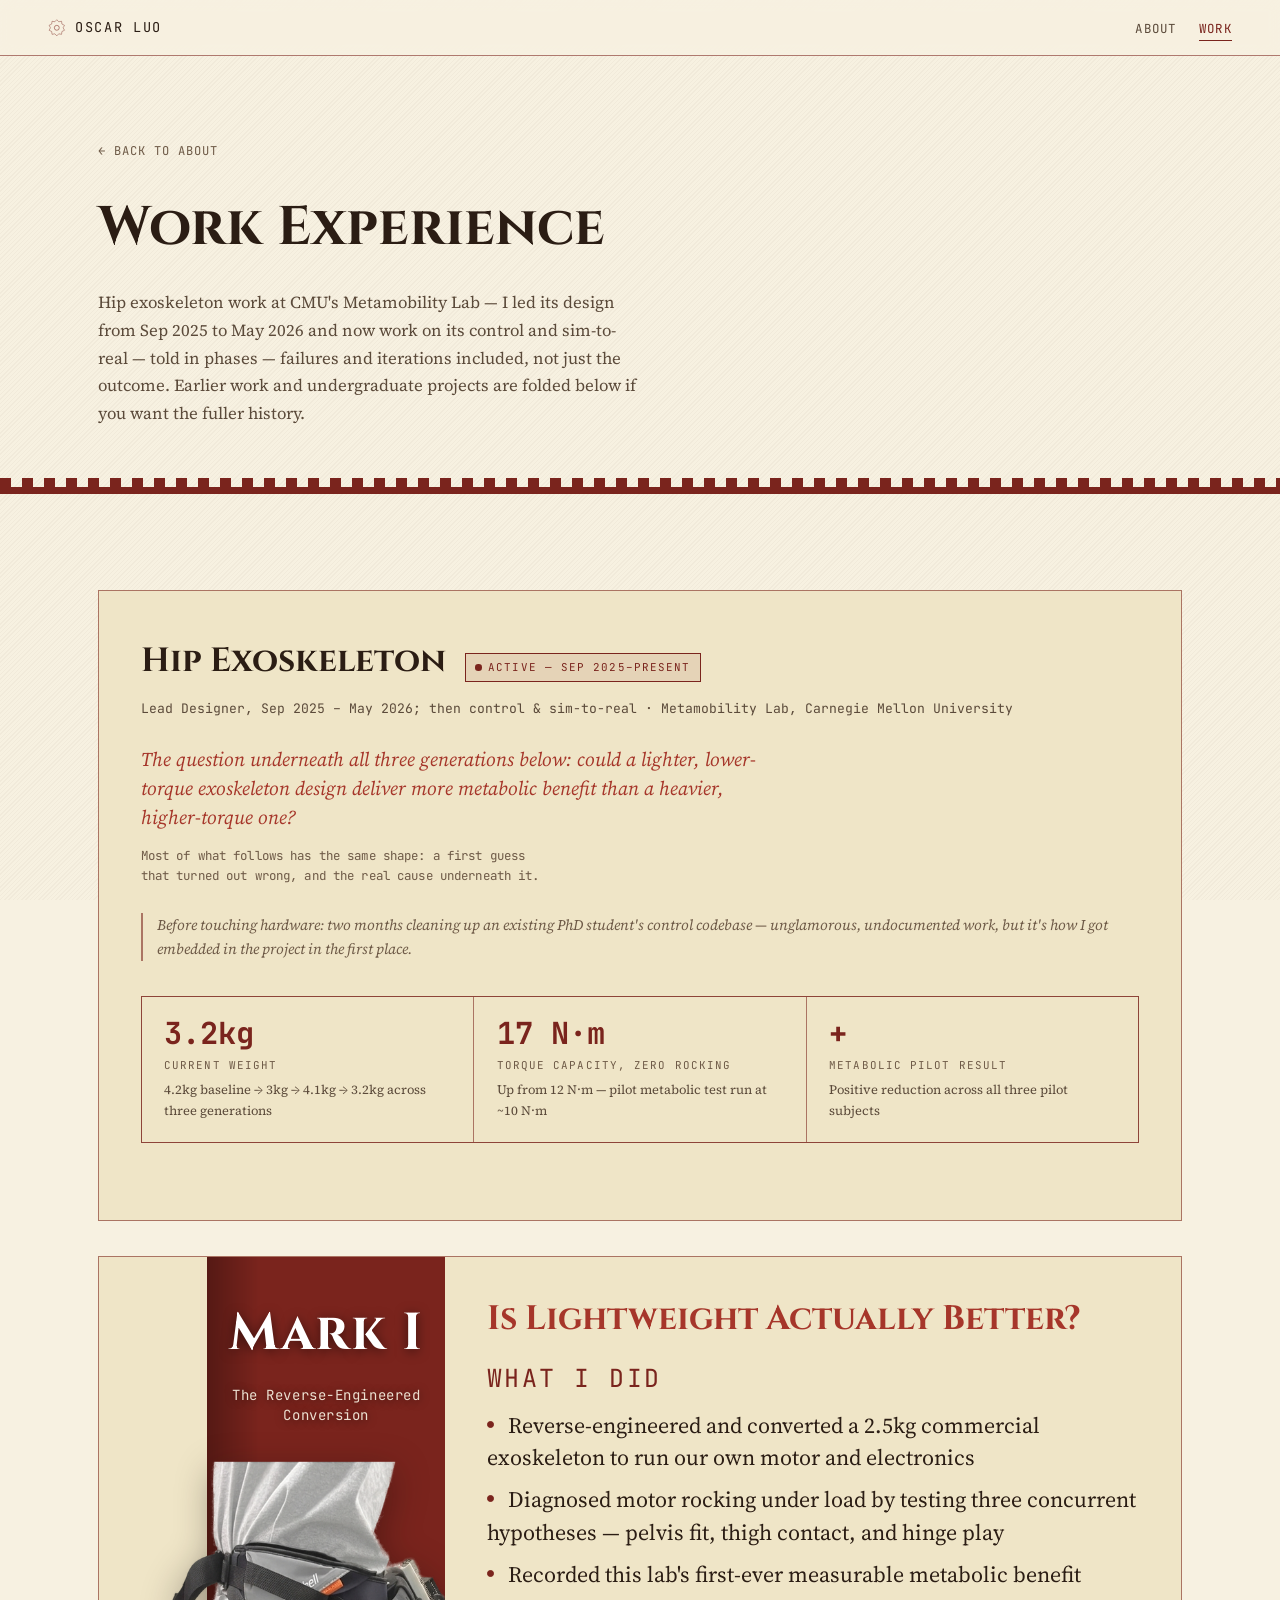
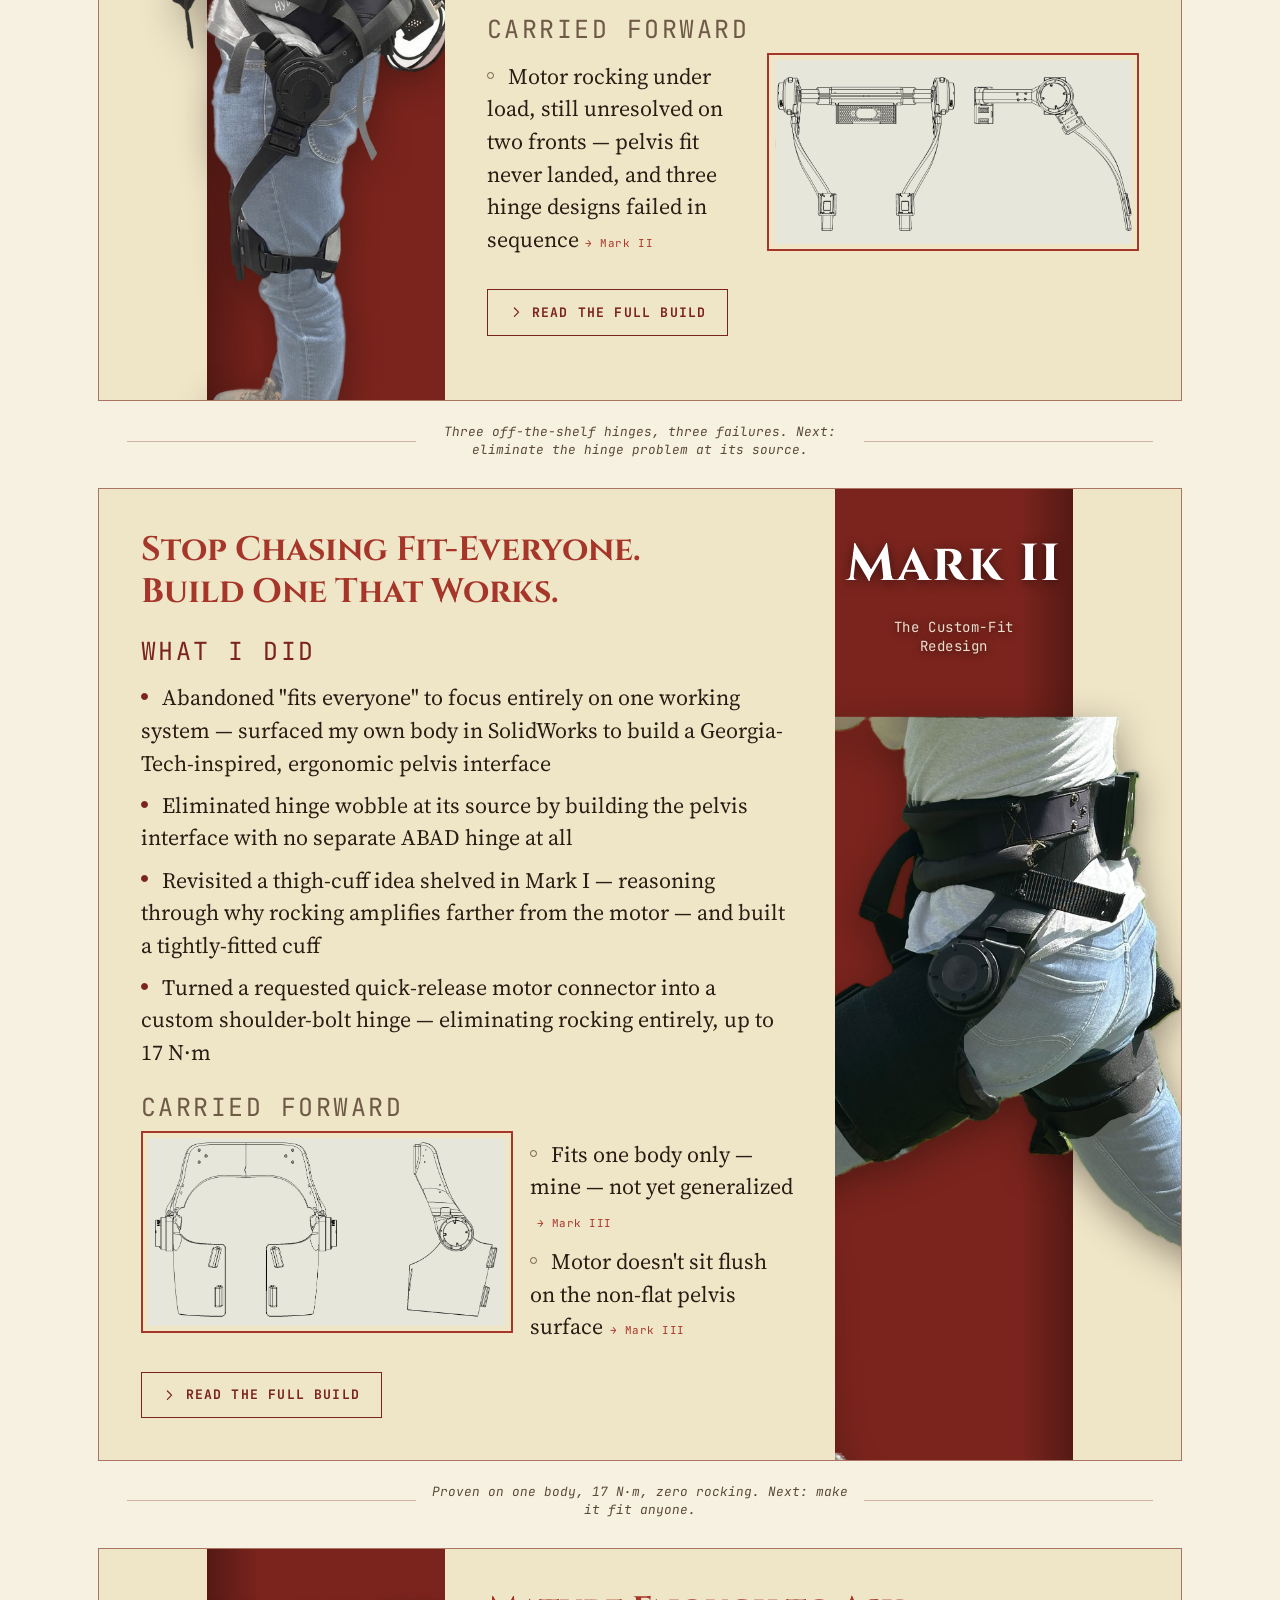
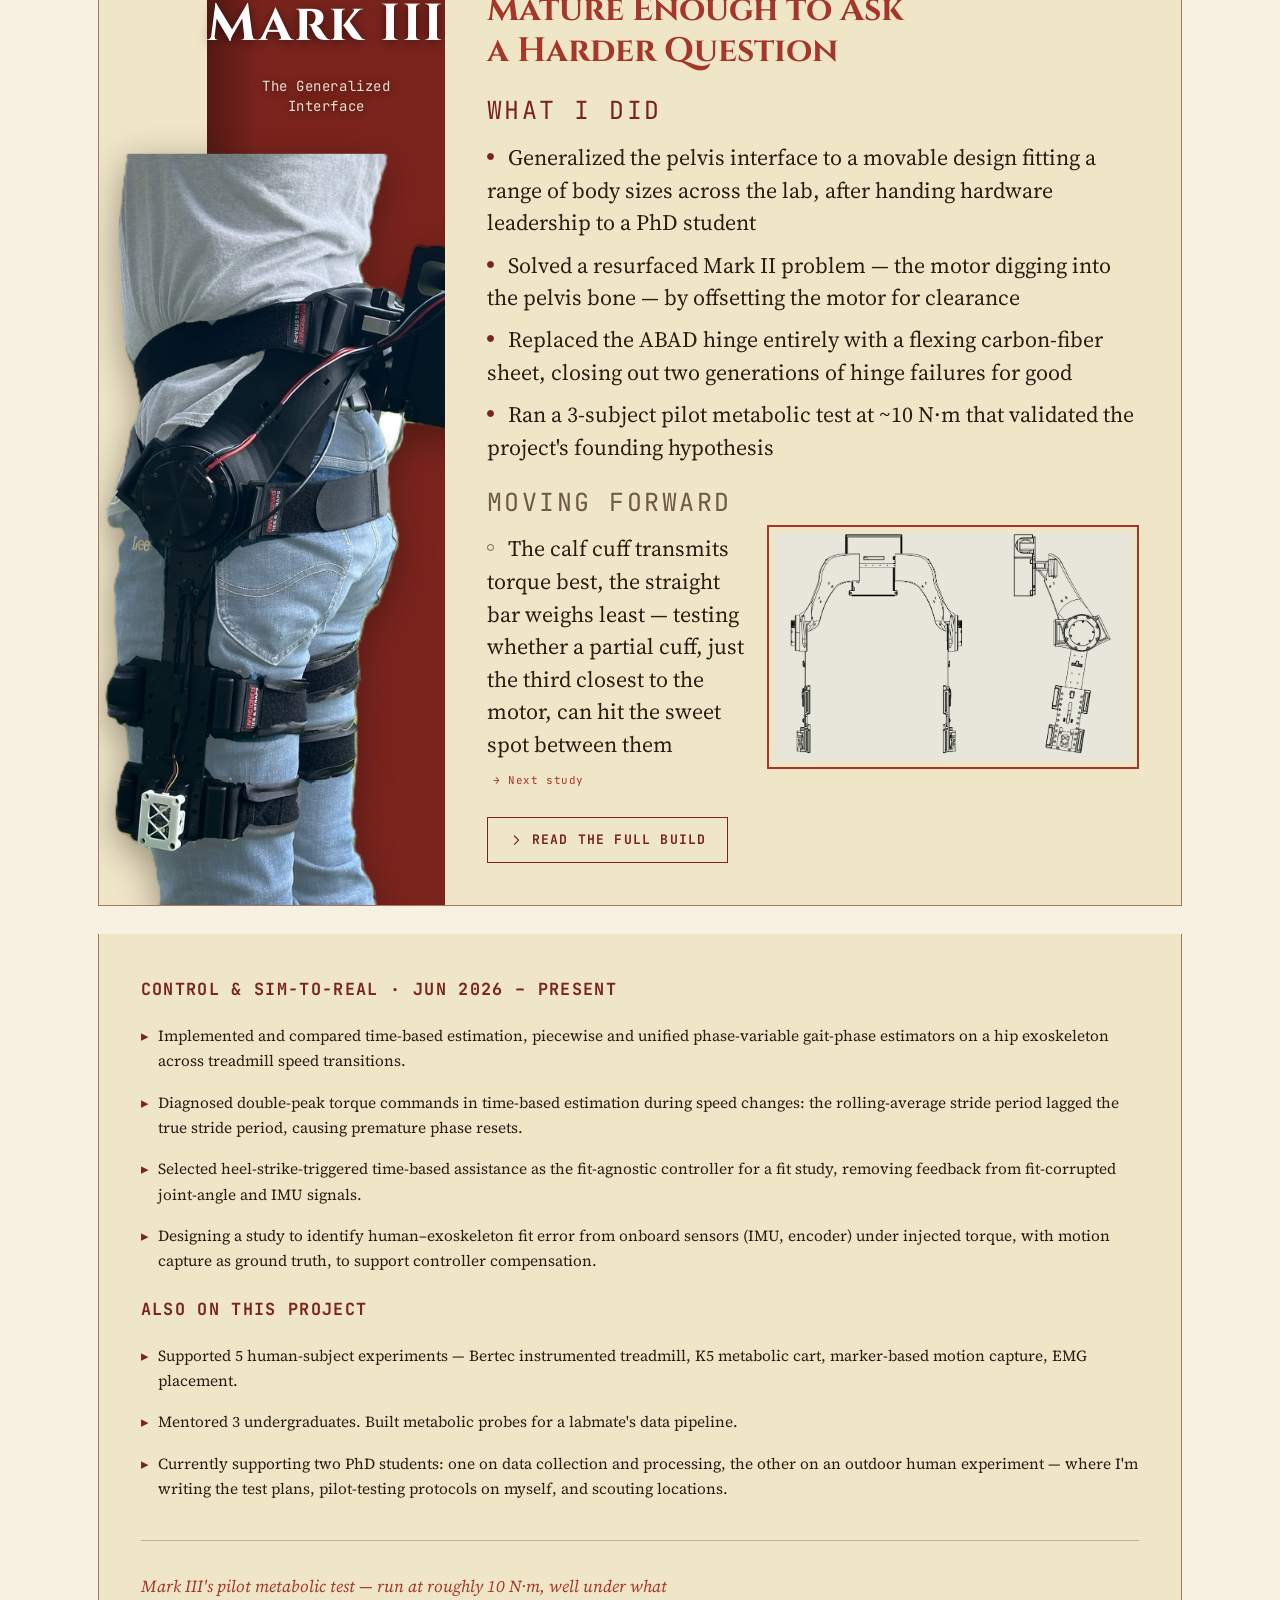
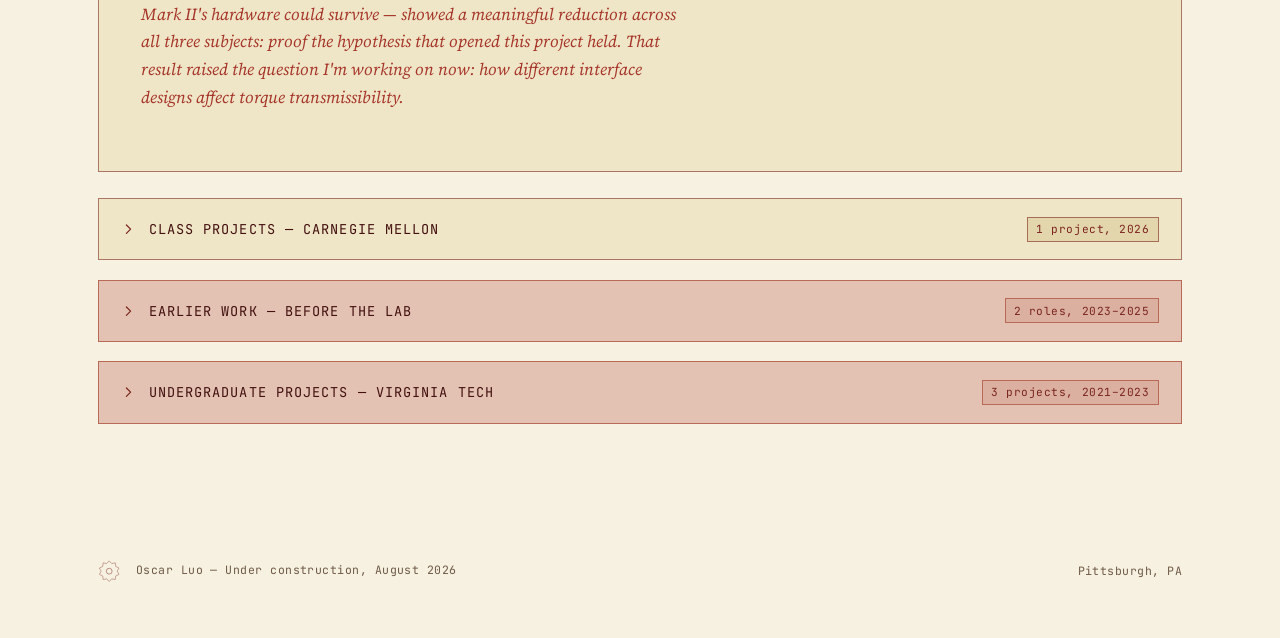
<file: work.html>
<!DOCTYPE html>
<html lang="en">
<head>
<meta charset="UTF-8">
<meta name="viewport" content="width=device-width, initial-scale=1.0">
<meta name="description" content="Oscar Luo's work experience: hip exoskeleton design at CMU's Metamobility Lab, plus earlier jobs and undergraduate projects.">
<meta property="og:title" content="Oscar Luo — Work Experience">
<meta property="og:description" content="Hip exoskeleton design at CMU's Metamobility Lab, told in phases — plus earlier work and undergrad projects.">
<meta property="og:type" content="website">
<link rel="icon" href="data:image/svg+xml,%3Csvg%20xmlns%3D%22http%3A//www.w3.org/2000/svg%22%20viewBox%3D%220%200%20100%20100%22%3E%3Ctext%20y%3D%220.9em%22%20font-size%3D%2290%22%3E%E2%9A%99%EF%B8%8F%3C/text%3E%3C/svg%3E">
<title>Work Experience — Oscar Luo</title>
<link rel="preconnect" href="https://fonts.googleapis.com">
<link rel="preconnect" href="https://fonts.gstatic.com" crossorigin>
<link href="https://fonts.googleapis.com/css2?family=Cinzel:wght@400;600;700;900&family=Source+Serif+4:ital,opsz,wght@0,8..60,400;0,8..60,600;1,8..60,400&family=JetBrains+Mono:wght@400;500;700&display=swap" rel="stylesheet">
<link rel="stylesheet" href="css/style.css">
</head>
<body>
<div class="grain"></div>

<a class="skip-link" href="#main">Skip to content</a>

<svg style="position:absolute;width:0;height:0;overflow:hidden" aria-hidden="true">
  <symbol id="i-photo" viewBox="0 0 24 24" fill="none" stroke="currentColor" stroke-width="1.6" stroke-linecap="round" stroke-linejoin="round">
    <rect x="3" y="6" width="18" height="14" rx="1"></rect>
    <path d="M8 6l1.5-2.5h5L16 6"></path>
    <circle cx="12" cy="13" r="3.5"></circle>
  </symbol>
  <symbol id="i-video" viewBox="0 0 24 24" fill="none" stroke="currentColor" stroke-width="1.6" stroke-linecap="round" stroke-linejoin="round">
    <rect x="3" y="5" width="14" height="14" rx="1"></rect>
    <path d="M17 9.5l4-2.3v9.6l-4-2.3"></path>
  </symbol>
  <symbol id="i-cad" viewBox="0 0 24 24" fill="none" stroke="currentColor" stroke-width="1.6" stroke-linecap="round" stroke-linejoin="round">
    <circle cx="12" cy="7" r="2"></circle>
    <path d="M10.6 8.6L5 19h5"></path>
    <path d="M13.4 8.6L19 19h-5"></path>
    <path d="M9 19h6"></path>
  </symbol>
  <symbol id="i-diagram" viewBox="0 0 24 24" fill="none" stroke="currentColor" stroke-width="1.6" stroke-linecap="round" stroke-linejoin="round">
    <path d="M3 18c3-9 6-13 9-13s6 4 9 13"></path>
    <path d="M3 18h18"></path>
  </symbol>
  <symbol id="i-chevron" viewBox="0 0 24 24" fill="none" stroke="currentColor" stroke-width="2" stroke-linecap="round" stroke-linejoin="round">
    <path d="M9 5l7 7-7 7"></path>
  </symbol>
</svg>

<header class="site-nav">
  <div class="nav-row">
    <a class="brand" href="index.html#top">
      <span class="gear icon-only" style="display:inline-block;width:1.1rem;height:1.1rem;"><svg viewBox="0 0 200 200" class="gear-icon"><polygon class="gear-poly" data-teeth="10" data-outer="92" data-inner="72" style="stroke-width:8;"></polygon><circle class="gear-hub" cx="100" cy="100" r="28" style="stroke-width:8;"></circle></svg></span>
      OSCAR LUO
    </a>
    <ul class="navlinks">
      <li><a class="navlink" href="index.html">About</a></li>
      <li><a class="navlink active" href="work.html">Work</a></li>
      <!-- Outside the Lab — dropped for now per Oscar, 2026-09-16. Uncomment to restore.
      <li><a class="navlink" href="outside.html">Outside the Lab</a></li>
      -->
    </ul>
  </div>
</header>

<main id="main">

  <section class="page-hero">
    <div class="container">
      <a class="back-link" href="index.html">&larr; Back to About</a>
      <h1>Work Experience</h1>
      <p class="plate-intro">Hip exoskeleton work at CMU's Metamobility Lab — I led its design from Sep 2025 to May 2026 and now work on its control and sim-to-real — told in phases — failures and iterations included, not just the outcome. Earlier work and undergraduate projects are folded below if you want the fuller history.</p>
    </div>
  </section>

  <!-- ============ CURRENT: HIP EXOSKELETON (always expanded) ============ -->
  <section class="plate" id="current-work">
    <div class="container">

      <div class="flagship" id="project-hip-exoskeleton">
        <div class="flagship-head">
          <h3>Hip Exoskeleton</h3>
          <span class="badge active"><span class="badge-dot"></span>Active — Sep 2025–Present</span>
        </div>
        <p class="flagship-role">Lead Designer, Sep 2025 – May 2026; then control &amp; sim-to-real · Metamobility Lab, Carnegie Mellon University</p>

        <p class="flagship-thesis">The question underneath all three generations below: could a lighter, lower-torque exoskeleton design deliver more metabolic benefit than a heavier, higher-torque one?</p>

        <p class="flagship-pattern">Most of what follows has the same shape: a first guess that turned out wrong, and the real cause underneath it.</p>

        <p class="context-line">Before touching hardware: two months cleaning up an existing PhD student's control codebase — unglamorous, undocumented work, but it's how I got embedded in the project in the first place.</p>

        <div class="stat-row">
          <div class="stat">
            <div class="stat-num">3.2kg</div>
            <div class="stat-label">Current weight</div>
            <div class="stat-sub">4.2kg baseline → 3kg → 4.1kg → 3.2kg across three generations</div>
          </div>
          <div class="stat">
            <div class="stat-num">17 N·m</div>
            <div class="stat-label">Torque capacity, zero rocking</div>
            <div class="stat-sub">Up from 12 N·m — pilot metabolic test run at ~10 N·m</div>
          </div>
          <div class="stat">
            <div class="stat-num">+</div>
            <div class="stat-label">Metabolic pilot result</div>
            <div class="stat-sub">Positive reduction across all three pilot subjects</div>
          </div>
        </div>

      </div>

      <!-- ============ GENERATION 1: REVERSE-ENGINEERED CONVERSION ============ -->
      <details class="gen-fold">
        <summary class="gen-summary">
          <div class="gen-cover">
            <div class="gen-cover-ribbon-col">
              <div class="gen-cover-ribbon-top">
                <div class="gen-cover-mark">Mark I</div>
                <div class="gen-cover-mark-sub">The Reverse-Engineered Conversion</div>
              </div>
              <div class="gen-cover-photo-zone">
                <img class="gen-cover-photo" src="images/gen1-cutout.png" alt="Oscar wearing the Generation One hip exoskeleton, converted from a commercial unit, in the Metamobility Lab">
              </div>
            </div>
            <div class="gen-cover-content-col">
              <div class="gen-cover-copy">
                <h4 class="gen-cover-purpose">Is Lightweight Actually Better?</h4>
                <div class="gen-cover-manifest">
                  <div class="manifest-group resolved">
                    <div class="manifest-label">What I did</div>
                    <ul class="manifest-list">
                      <li class="done"><span class="manifest-check"></span>Reverse-engineered and converted a 2.5kg commercial exoskeleton to run our own motor and electronics</li>
                      <li class="done"><span class="manifest-check"></span>Diagnosed motor rocking under load by testing three concurrent hypotheses — pelvis fit, thigh contact, and hinge play</li>
                      <!-- FEA hidden 2026-10-17 (Oscar). Original bullet ending: "— and used FEA to confirm torsional load at the hinge was the real driver" -->
                      <li class="done"><span class="manifest-check"></span>Recorded this lab's first-ever measurable metabolic benefit</li>
                    </ul>
                  </div>
                  <div class="manifest-group open">
                    <div class="manifest-label">Carried Forward</div>
                    <div class="gen-cover-drawing-float"><img src="images/gen1-drawing.png" alt="Engineering drawing of the Mark I motor and actuator assembly"></div>
                    <ul class="manifest-list">
                      <li class="pending"><span class="manifest-check"></span><span class="manifest-item-text">Motor rocking under load, still unresolved on two fronts — pelvis fit never landed, and three hinge designs failed in sequence<span class="manifest-carry">→ Mark II</span></span></li>
                    </ul>
                  </div>
                </div>
              </div>
              <div class="gen-cover-hint"><svg><use href="#i-chevron"></use></svg>Read the full build</div>
            </div>
          </div>
        </summary>
        <div class="gen-fold-body">
          <div class="phase">
            <div class="phase-head"><span class="phase-num">I</span><h4>Feasibility — Commercial Teardown, Conversion &amp; First Validation</h4></div>
            <div class="phase-body">
              <figure class="inline-figure float-right">
                <video autoplay muted loop playsinline preload="metadata" poster="videos/gen1-walking-poster.jpg">
                  <source src="videos/gen1-walking-demo.mp4" type="video/mp4">
                </video>
                <figcaption>The Mark I conversion, worn and walking — Hypershell's chassis carrying our own motor, driver board, and wiring in place of its commercial internals.</figcaption>
              </figure>
              <p>Papers using the Samsung GEM exoskeleton suggested a lighter, lower-torque design could deliver more metabolic benefit than a heavier, higher-torque one. Hypershell's commercial device weighs just 2.5kg without batteries — light enough that testing this hypothesis, before committing the lab to a full from-scratch build, seemed worth doing first.</p>
              <p>I designed an adaptor to mount our own motor and a custom PCB (mounted on top of the Jetson) onto the Hypershell structure, while reverse-engineering the device itself from the physical object — no manufacturer CAD or drawings existed, and Hypershell's thigh interface has an unusually complex curvature that made the reconstruction hard.</p>
              <p class="sub jump-target" id="mark1-encoder-fix">Chasing a flickering reading</p>
              <p>During testing, the motor encoder reading was intermittent — good sometimes, bad other times.</p>
              <figure class="inline-figure">
                <img src="images/gen1-encoder-trace.jpg" alt="Oscilloscope-style trace of position and command signals from the exoskeleton's control software, showing the encoder reading breaking up rather than tracking cleanly">
                <figcaption>Live position (pos_L / pos_R) and command (cmd_L / cmd_R) traces during testing — the reading breaking up rather than settling, which raised the question of why the driver board wasn't getting a stable signal.</figcaption>
              </figure>
              <figure class="inline-figure float-right small">
                <img src="images/gen1-nylon-reprint.jpg" alt="The reprinted adaptor pieces in black PAHT-CF, showing the bolt-circle hole pattern">
                <figcaption>Reprinted in PAHT-CF after the PLA hypothesis — didn't fix the reading, but the material swap stuck anyway.</figcaption>
              </figure>
              <p>My first hypothesis was the mounting material: the lab was using PLA at the time, which deforms under motor heat, so I respecified it to PAHT-CF. The reading was still bad. The real cause turned out to be that the driver board couldn't be bolted down without matching the commercial unit's own hole pattern, which no drawings existed for either — solved with a custom shadow-casting rig, projecting the part at a larger scale to measure the hole coordinates on a lathe. About two weeks of work in total.</p>
              <figure class="inline-figure">
                <img src="images/gen1-shadow-rig.jpg" alt="An optical comparator projecting a shadow of the driver board mounting plate at larger scale, with a digital readout measuring hole coordinates">
                <figcaption>The shadow-casting setup: an optical comparator projecting the mounting plate at a larger scale, read off against the Quadra-Chek digital readout to reconstruct the hole pattern by hand.</figcaption>
              </figure>
              <p>With a reliable reading, I ran a metabolic test on the converted device: a 5% reduction versus no exoskeleton, single subject — not conclusive, but the first measurable metabolic benefit this lab had produced. The past student's device hadn't shown one. That result was enough for our PI to commit to a full reverse-engineering of the device.</p>
            </div>
          </div>

          <div class="phase">
            <div class="phase-head"><span class="phase-num">II</span><h4>Full Reverse-Engineering — Three Suspects, One Culprit</h4></div>
            <div class="phase-body">
              <p>Full reverse-engineering began at speed — I wanted a testable result fast, so I started with whatever was quick and cheap, evaluated it, and moved on when it failed. My CAD ended up visually near-identical to the commercial original, built entirely from measurement since no manufacturer drawings existed. Our 3D printer was too small for the full-scale parts, so I redesigned around that constraint while keeping the structure intact.</p>
              <figure class="inline-figure wide">
                <iframe class="render-frame" src="images/gen1-3d-viewer/index.html" title="Interactive 360-degree render of the Mark I hip exoskeleton — drag to rotate" loading="lazy"></iframe>
                <figcaption>Mark I, rendered in SOLIDWORKS Visualize — drag to rotate a full 360&deg;. The full-size render opens at 4K, with scroll-to-zoom.</figcaption>
                <div class="render-actions"><a class="btn ghost" href="images/V1_Visual%20(2)/Data/index.html" target="_blank" rel="noopener">See full-size render &nearr;</a></div>
              </figure>
              <p>When motor rocking showed up under load — the commercial device itself already rocked at 9 N·m — I had three suspects and worked all three at once: the pelvis interface, insufficient thigh contact, and the hinge.</p>
              <p class="sub">The pelvis interface</p>
              <p>Hypershell's own pelvis part sits on top of the glutes rather than the lower back, which I suspected made it inherently less secure. I tried several back-plate drafts — deliberately cheap, fit-check only, never load-tested for torque — but none fit perfectly. This thread stayed open through the end of Mark I.</p>
              <figure class="inline-figure wide">
                <img src="images/gen1-pelvis-iterations.jpg" alt="Seven CAD iterations of the pelvis back-plate, from an early simple curved bar through progressively more integrated versions with cutouts and lightening holes, to a final wedge-shaped design">
                <figcaption>Seven back-plate drafts, in order. Each one got fit-checked and cut loose rather than carried forward whole — a plain curved bar first, then more contact area and lightening cutouts added as each version's failure suggested the next.</figcaption>
              </figure>
              <div class="dual-figure">
                <figure class="inline-figure">
                  <img src="images/gen1-fit-check-a.jpg" alt="Oscar wearing an early 3D-printed pelvis back-plate draft against his hip to check fit">
                  <figcaption>Fit-checking a draft against my own hip — geometry only, no load testing.</figcaption>
                </figure>
                <figure class="inline-figure">
                  <img src="images/gen1-fit-check-b.jpg" alt="A different angle of the same fit check, showing the printed bracket strapped against the hip">
                  <figcaption>Same check, rotated — none of these drafts fit perfectly.</figcaption>
                </figure>
              </div>
              <div class="dual-figure">
                <figure class="inline-figure">
                  <img src="images/gen1-backplate-draft-a.jpg" alt="A back-plate draft held up against a sheet of paper to check its silhouette">
                  <figcaption>One of the discarded drafts, held against paper to check silhouette and bolt spacing before being thrown out.</figcaption>
                </figure>
                <figure class="inline-figure">
                  <img src="images/gen1-backplate-draft-d.jpg" alt="A later, more integrated back-plate draft with a perforated lightening panel">
                  <figcaption>A later draft, with a perforated panel cut in for weight.</figcaption>
                </figure>
              </div>
              <p class="sub">The thigh interface</p>
              <p>I considered adding high-thigh straps for more contact area, reasoning more contact would reduce rocking. Weighed against the comfort and gait trade-offs, I set the idea aside for the time being — a thread I'd pick back up in Mark II.</p>
              <p class="sub jump-target" id="mark1-hinge-fea">Hinge failures</p>
              <p>The hinge looked like the fastest fix, so it got most of my attention. The door hinge already in place had gaps both between the pin and leaf and leaf-to-leaf. A quick plastic hinge sourced off Amazon didn't endure even 12 N&middot;m.</p>
              <!-- FEA hidden 2026-10-17 (Oscar) — kept for later. Removed text:
              That failure pointed me toward a new hypothesis — that the thigh interface's unusual curvature was driving outsized torsional force into the hinge — and I guided an undergrad through an FEA study to test it. His analysis, based on principal stress theory (&sigma;<sub>1,2</sub> = (&sigma;<sub>x</sub>+&sigma;<sub>y</sub>)/2 &plusmn; &radic;(((&sigma;<sub>x</sub>&minus;&sigma;<sub>y</sub>)/2)&sup2; + &tau;<sub>xy</sub>&sup2;)), showed that because the shear/torsional term is squared, torsional loading dominates far more than plane stress — so the fix was geometric: move the curved part of the thigh interface further up the leg. I adopted the change.
              -->
              <p>Meanwhile, a McMaster metal hinge held to 12 N&middot;m but rocked worse than the plastic one, from the same leaf/pin gap problem.</p>
              <figure class="inline-figure float-right">
                <video controls preload="metadata" poster="images/gen1-hinge-poster.jpg">
                  <source src="videos/gen1-mcmaster-hinge-play.mp4" type="video/mp4">
                </video>
                <figcaption>The McMaster metal hinge — the third one tried, after the door hinge and the plastic Amazon hinge — showing the same leaf/pin play that caused the rocking.</figcaption>
              </figure>
              <p>I modified it myself — dowel pins, redrilled holes, shims — which fixed the wobble and pushed it to 15 N&middot;m, where it broke. Three off-the-shelf hinges, three separate workarounds, still failing: that's what convinced me to design a custom hinge from scratch instead.</p>
            </div>
          </div>

          <p class="credit-note">Ends this generation at 3kg, down from the prior student's 4.2kg (both with battery).</p>
        </div>
      </details>

      <div class="gen-bridge"><span>Three off-the-shelf hinges, three failures. Next: eliminate the hinge problem at its source.</span></div>

      <!-- ============ GENERATION 2: CUSTOM-FIT REDESIGN ============ -->
      <details class="gen-fold">
        <summary class="gen-summary">
          <div class="gen-cover reverse">
            <div class="gen-cover-ribbon-col">
              <div class="gen-cover-ribbon-top">
                <div class="gen-cover-mark">Mark II</div>
                <div class="gen-cover-mark-sub">The Custom-Fit Redesign</div>
              </div>
              <div class="gen-cover-photo-zone">
                <img class="gen-cover-photo" src="images/gen2-cutout.png" alt="Oscar wearing the Generation Two hip exoskeleton, showing the ergonomic pelvis interface and custom hinge">
              </div>
            </div>
            <div class="gen-cover-content-col">
              <div class="gen-cover-copy">
                <h4 class="gen-cover-purpose">Stop Chasing Fit-Everyone. Build One That Works.</h4>
                <div class="gen-cover-manifest">
                  <div class="manifest-group resolved">
                    <div class="manifest-label">What I did</div>
                    <ul class="manifest-list">
                      <li class="done"><span class="manifest-check"></span>Abandoned "fits everyone" to focus entirely on one working system — surfaced my own body in SolidWorks to build a Georgia-Tech-inspired, ergonomic pelvis interface</li>
                      <li class="done"><span class="manifest-check"></span>Eliminated hinge wobble at its source by building the pelvis interface with no separate ABAD hinge at all</li>
                      <li class="done"><span class="manifest-check"></span>Revisited a thigh-cuff idea shelved in Mark I — reasoning through why rocking amplifies farther from the motor — and built a tightly-fitted cuff</li>
                      <li class="done"><span class="manifest-check"></span>Turned a requested quick-release motor connector into a custom shoulder-bolt hinge — eliminating rocking entirely, up to 17 N&middot;m</li>
                    </ul>
                  </div>
                  <div class="manifest-group open">
                    <div class="manifest-label">Carried Forward</div>
                    <div class="gen-cover-drawing-float left"><img src="images/gen2-drawing.png" alt="Engineering drawing of the Mark II pelvis interface and custom hinge"></div>
                    <ul class="manifest-list">
                      <li class="pending"><span class="manifest-check"></span><span class="manifest-item-text">Fits one body only — mine — not yet generalized<span class="manifest-carry">→ Mark III</span></span></li>
                      <li class="pending"><span class="manifest-check"></span><span class="manifest-item-text">Motor doesn't sit flush on the non-flat pelvis surface<span class="manifest-carry">→ Mark III</span></span></li>
                    </ul>
                  </div>
                </div>
              </div>
              <div class="gen-cover-hint"><svg><use href="#i-chevron"></use></svg>Read the full build</div>
            </div>
          </div>
        </summary>
        <div class="gen-fold-body">
          <div class="phase">
            <div class="phase-head"><span class="phase-num">III</span><h4>The Pivot — Building for One Body, Not Everyone</h4></div>
            <div class="phase-body">
              <p>By the end of Mark I it was already April — seven months into the project — and I still didn't have a system working at high torque. I concluded the block-like pelvis design simply didn't fit well across different people, while Georgia Tech's more ergonomic approach looked promising: more pelvis contact points, better support. Test prints confirmed it fit well, and I committed to a Georgia-Tech-inspired pelvis interface from that point on.</p>
              <p>I also made a deliberate scope cut: stop trying to fit everyone, and focus entirely on getting one working system — on myself. That meant abandoning some Mark I generalization work, like an extendable pelvis meant to fit a range of hip widths.</p>
              <p class="sub">Building the ergonomic pelvis</p>
              <p>With no body-scanning equipment available, I measured myself the old-fashioned way — circumference and midpoint-to-endpoint distances across the upper thigh, hip, and lower back — and used SolidWorks surfacing tools to reconstruct a model of my own pelvis, glutes, and thigh region from those measurements, then built the pelvis interface directly off that surface, crediting Georgia Tech's device design for the underlying approach. It fit me perfectly. It also surfaced a new problem: the resulting body-facing surface isn't flat, but the motor needs to sit flush on the sagittal plane or it delivers torque at an angle. Not severe enough to block progress yet — I didn't solve it until Mark III.</p>
              <p class="sub">Eliminating the hinge</p>
              <p>Motor rocking still hadn't gone away, even with a good pelvis fit. Having already lost faith in off-the-shelf hinges, I built the ABAD joint directly into the pelvis interface with no separate hinge at all, which eliminated hinge wobble as a variable outright. (Every ABAD hinge through Mark I had sat below the motor — this was the first time the joint moved close to it.)</p>
            </div>
          </div>

          <div class="phase">
            <div class="phase-head"><span class="phase-num">IV</span><h4>Still Rocking — The Thigh Interface and a Custom Hinge</h4></div>
            <div class="phase-body">
              <p class="sub">Why distance from the motor matters</p>
              <p>Rocking still persisted, which sent me back to the thigh interface as the last suspect. I think of it as a link&ndash;motor&ndash;link problem: secure both far ends of a link and the motor in between has room to rock; secure the link close to the motor instead, and it should rock less. Two things likely explain why. Any small angular play at a loose joint — a sloppy pin, an under-constrained contact — produces a linear displacement proportional to how far that joint is from the point you're watching, the same reason a wrench wobbles more at the far end of the handle than right at a loose bolt head. And if the structure itself flexes rather than just having play, cantilever-beam deflection under load scales with the cube of the distance from its support, so a compliant joint far from the motor bends disproportionately more than one close to it. Either way, constraining the far ends of the assembly — a good pelvis fit alone — wasn't enough; what mattered was constraining something close to the motor.</p>
              <p>I came back to the high-contact thigh idea from Mark I, working through the earlier comfort and gait trade-offs by testing it directly. Using the same measure-and-surface method as the pelvis, I built a tightly-fitted thigh cuff leaving almost no gap against my leg.</p>
              <p>Separately, my PI wanted the motor to be easy to attach and detach so it could be swapped across interfaces. I designed a removable hip-joint&ndash;pelvis connector for this — a shoulder bolt through the top of the motor that unscrews to remove the motor and hip-joint interface as a unit. That led directly to the idea that finally solved the hinge problem: since it already needed to be a shoulder bolt, swapping in one with a bushing turns the same fastener into a purpose-built hinge, solving the modularity request and the hinge problem with one part.</p>
              <p>Tested in one attempt: no motor rocking at all, up to 17 N&middot;m.</p>
              <div class="video-compare">
                <div class="video-compare-item">
                  <p class="video-compare-label">Mark I &middot; 12 N&middot;m &middot; marching in place</p>
                  <video muted loop playsinline autoplay preload="metadata" poster="images/gen1-rocking-poster.jpg">
                    <source src="videos/gen1-rocking-marching.mp4" type="video/mp4">
                  </video>
                </div>
                <div class="video-compare-item">
                  <p class="video-compare-label">Mark II &middot; 17 N&middot;m &middot; level-ground walking</p>
                  <video muted loop playsinline autoplay preload="metadata" poster="images/gen2-walking-poster.jpg">
                    <source src="videos/gen2-walking-steady.mp4" type="video/mp4">
                  </video>
                </div>
              </div>
              <p class="video-compare-note">Not a controlled trial &mdash; Mark I is marching in place at 12 N&middot;m, the same setup that broke the plastic hinge; Mark II is walking at 17 N&middot;m, higher torque under real dynamic gait. If anything, that makes Mark II's zero rocking the harder result, not an easier one.</p>
            </div>
          </div>

          <div class="phase">
            <div class="phase-head"><span class="phase-num">V</span><h4>The Weight Trade-off</h4></div>
            <div class="phase-body">
              <p>Solving the rocking issue brought the weight back up from 3kg to 4.1kg (with battery) — a byproduct of building tightly-fitted, integrated parts (the hingeless pelvis, the custom shoulder-bolt hinge, the close-contact thigh cuff) rather than a purely weight-optimized structure. I'm treating that honestly as a trade-off, not a regression. This is also a device custom-fit to one body — my own — which is its own limitation, and the subject of Mark III.</p>
              <figure class="inline-figure wide">
                <iframe class="render-frame" src="images/gen2-3d-viewer/index.html" title="Interactive 360-degree render of the Mark II hip exoskeleton — drag to rotate" loading="lazy"></iframe>
                <figcaption>Mark II, rendered in SOLIDWORKS Visualize — drag to rotate a full 360&deg;. The full-size render opens at 4K, with scroll-to-zoom.</figcaption>
                <div class="render-actions"><a class="btn ghost" href="images/V2_Visual/Data/index.html" target="_blank" rel="noopener">See full-size render &nearr;</a></div>
              </figure>
            </div>
          </div>
        </div>
      </details>

      <div class="gen-bridge"><span>Proven on one body, 17 N&middot;m, zero rocking. Next: make it fit anyone.</span></div>

      <!-- ============ GENERATION 3: GENERALIZED INTERFACE ============ -->
      <details class="gen-fold">
        <summary class="gen-summary">
          <div class="gen-cover">
            <div class="gen-cover-ribbon-col">
              <div class="gen-cover-ribbon-top">
                <div class="gen-cover-mark">Mark III</div>
                <div class="gen-cover-mark-sub">The Generalized Interface</div>
              </div>
              <div class="gen-cover-photo-zone">
                <img class="gen-cover-photo" src="images/gen3-cutout.png" alt="Oscar wearing the Generation Three hip exoskeleton, showing the generalized straight-bar interface">
              </div>
            </div>
            <div class="gen-cover-content-col">
              <div class="gen-cover-copy">
                <h4 class="gen-cover-purpose">Mature Enough to Ask a Harder Question</h4>
                <div class="gen-cover-manifest">
                  <div class="manifest-group resolved">
                    <div class="manifest-label">What I did</div>
                    <ul class="manifest-list">
                      <li class="done"><span class="manifest-check"></span>Generalized the pelvis interface to a movable design fitting a range of body sizes across the lab, after handing hardware leadership to a PhD student</li>
                      <li class="done"><span class="manifest-check"></span>Solved a resurfaced Mark II problem — the motor digging into the pelvis bone — by offsetting the motor for clearance</li>
                      <li class="done"><span class="manifest-check"></span>Replaced the ABAD hinge entirely with a flexing carbon-fiber sheet, closing out two generations of hinge failures for good</li>
                      <li class="done"><span class="manifest-check"></span>Ran a 3-subject pilot metabolic test at ~10 N&middot;m that validated the project's founding hypothesis</li>
                    </ul>
                  </div>
                  <div class="manifest-group open">
                    <div class="manifest-label">Moving Forward</div>
                    <div class="gen-cover-drawing-float"><img src="images/gen3-drawing.png" alt="Engineering drawing of the Mark III generalized pelvis interface and dual-actuator harness"></div>
                    <ul class="manifest-list">
                      <li class="pending"><span class="manifest-check"></span><span class="manifest-item-text">The calf cuff transmits torque best, the straight bar weighs least — testing whether a partial cuff, just the third closest to the motor, can hit the sweet spot between them<span class="manifest-carry">→ Next study</span></span></li>
                    </ul>
                  </div>
                </div>
              </div>
              <div class="gen-cover-hint"><svg><use href="#i-chevron"></use></svg>Read the full build</div>
            </div>
          </div>
        </summary>
        <div class="gen-fold-body">
          <div class="phase">
            <div class="phase-head"><span class="phase-num">VI</span><h4>Generalizing Under New Leadership</h4></div>
            <div class="phase-body">
              <p>By May, I wanted to spend more time on the control side of the project and stepped back from hardware, handing it to a PhD student in the lab. I only stepped back in when an undergrad's design attempt didn't work out.</p>
              <p>The changes I made directly: reworked the pelvis interface to be movable, so it could generically fit a range of pelvis shapes across the lab — which immediately resurfaced the motor-mounting problem deferred from Mark II, since a varying pelvis shape made the non-flat mounting surface unavoidable. I fixed it by offsetting the motor for clearance. I also redesigned the strapping, from one stomach belt and one pelvis belt into two cross belts — noticeably lighter than before.</p>
              <p class="sub">Straight bar, and cleaning up</p>
              <p>An undergrad developed a straight-bar alternative configuration — a good concept that needed polishing, but he left partway through the summer before finishing it. I ended up cleaning up the CAD for the whole project.</p>
              <p class="sub">Removing the hinge for good</p>
              <p>The PhD student in charge took my advice to remove the ABAD hinge entirely — it does very little during level-ground walking anyway — replacing it with a carbon-fiber sheet that flexes slightly in the ABAD direction, closing out two generations of hinge failures for good. The PhD also tried a passive thigh-damping system; it didn't actually damp, but it did apply the strap-close-to-the-motor principle from Mark II.</p>
              <figure class="inline-figure wide">
                <iframe class="render-frame" src="images/gen3-3d-viewer/index.html" title="Interactive 360-degree render of the Mark III hip exoskeleton — drag to rotate" loading="lazy"></iframe>
                <figcaption>Mark III, rendered in SOLIDWORKS Visualize — drag to rotate a full 360&deg;. The full-size render opens at 4K, with scroll-to-zoom.</figcaption>
                <div class="render-actions"><a class="btn ghost" href="images/V3_Visual%20(4)/Data/index.html" target="_blank" rel="noopener">See full-size render &nearr;</a></div>
              </figure>
              <p>The result: about 3.2kg, tested on three subjects for metabolic benefit at roughly 10 N&middot;m — 8 N&middot;m for one subject, well under what Mark II proved the hardware could handle. That's the number that mattered: it's the direct test of the hypothesis that opened this whole project.</p>
              <figure class="inline-figure wide">
                <img src="images/gen3-metabolic-pilot.png" alt="Bar chart of net metabolic rate for three subjects. Left: group mean 2.50 W/kg without the exoskeleton versus 2.18 W/kg with it powered, a 12.9 percent mean per-subject reduction. Right: every trial per subject in collection order, with per-subject reductions of 13.0, 7.4 and 18.4 percent.">
                <figcaption>Mark III metabolic pilot: three subjects, exoskeleton on (ExoOn) vs. no exoskeleton (NoExo), two trials each. Net metabolic rate = last 3 minutes of each trial minus standing (Brockway). Left: mean &plusmn; SD across subjects, with the &minus;12.9% mean per-subject change; right: every trial in collection order. A pilot, not a powered study.</figcaption>
              </figure>
            </div>
          </div>
          <p class="credit-note">Ends this generation at 3.2kg, tested on three subjects — the number that answers Mark I's opening question.</p>
        </div>
      </details>

      <div class="flagship" style="border-top:none; margin-top:1.8rem;">
        <div class="support-module" style="margin-top:0; border-top:none; padding-top:0;">
          <h4>Control &amp; sim-to-real · Jun 2026 – present</h4>
          <div class="support-grid single">
            <ul class="support-list">
              <li>Implemented and compared time-based estimation, piecewise and unified phase-variable gait-phase estimators on a hip exoskeleton across treadmill speed transitions.</li>
              <li>Diagnosed double-peak torque commands in time-based estimation during speed changes: the rolling-average stride period lagged the true stride period, causing premature phase resets.</li>
              <li>Selected heel-strike-triggered time-based assistance as the fit-agnostic controller for a fit study, removing feedback from fit-corrupted joint-angle and IMU signals.</li>
              <li>Designing a study to identify human–exoskeleton fit error from onboard sensors (IMU, encoder) under injected torque, with motion capture as ground truth, to support controller compensation.</li>
            </ul>
          </div>
          <h4 style="margin-top:1.4rem;">Also on this project</h4>
          <div class="support-grid single">
            <ul class="support-list">
              <li>Supported 5 human-subject experiments — Bertec instrumented treadmill, K5 metabolic cart, marker-based motion capture, EMG placement.</li>
              <li>Mentored 3 undergraduates. Built metabolic probes for a labmate's data pipeline.</li>
              <li>Currently supporting two PhD students: one on data collection and processing, the other on an outdoor human experiment — where I'm writing the test plans, pilot-testing protocols on myself, and scouting locations.</li>
            </ul>
            <!-- FEA hidden 2026-10-17 (Oscar) — files kept in images/: gen1-hinge-fea-stress.jpg, gen1-hinge-fea-notes.pdf
            <div class="fea-callout">
              <img src="images/gen1-hinge-fea-stress.jpg" alt="SolidWorks von Mises stress plot of the thigh-bar geometry with the failing hinge, showing peak stress of 62.5 megapascals against a 60 megapascal yield strength" class="photo-border" style="width:100%; margin-bottom:.9rem;">
              <p class="fea-finding">When a Mark I hinge kept failing, I guided a mentee through an FEA study comparing thigh-bar curvature options. Using maximum principal stress theory (chosen because PLA is brittle), his model put the straighter "medium" curve at about 52 MPa combined stress against a 60 MPa yield strength, versus about 43 MPa for the more sharply curved "high" option — the straighter geometry carries more torsional load, and that term dominates the combined stress. Modeled on the geometry that was actually failing on the bench, the same method predicted about 63 MPa: over yield, matching what kept breaking.</p>
              <p style="margin-top:.7rem;"><a href="images/gen1-hinge-fea-notes.pdf" target="_blank" rel="noopener" style="font-family:var(--font-mono); font-size:.72rem; letter-spacing:.05em; text-transform:uppercase; color:var(--ink-faint); text-decoration:underline; text-decoration-color:var(--line-strong);">Full FEA notes (PDF) &rarr;</a></p>
            </div>
            -->
          </div>
        </div>

        <div class="closing-note">
          <p>Mark III's pilot metabolic test — run at roughly 10 N&middot;m, well under what Mark II's hardware could survive — showed a meaningful reduction across all three subjects: proof the hypothesis that opened this project held. That result raised the question I'm working on now: how different interface designs affect torque transmissibility.</p>
        </div>
      </div>

      <!-- ============ FOLDABLE: CLASS PROJECTS ============
           Post-CMU work, chronologically the same era as the flagship
           project above -- uses .folder-current (parchment/maroon, same as
           the main research) rather than the blush/archived tint reserved
           for the two pre-CMU folders below. -->
      <details class="folder folder-current" id="work-class-projects">
        <summary class="folder-tab">
          <span class="folder-tab-left">
            <svg class="folder-chevron"><use href="#i-chevron"></use></svg>
            Class Projects — Carnegie Mellon
          </span>
          <span class="folder-count">1 project, 2026</span>
        </summary>
        <div class="folder-body">
          <p class="folder-body-intro">Coursework during the same CMU era as the project above — kept lightweight here, full report linked below.</p>
          <div class="light-card">
            <div class="lc-meta">Intro to Reinforcement Learning · Carnegie Mellon · Feb – May 2026</div>
            <h4>Musculoskeletal Digital-Twin of Human Gait via Reinforcement Learning</h4>
            <p style="font-size:.9rem;color:var(--ink-muted);">With Changseob Song and Rajiv Josh.</p>

            <div class="rl-report">
              <div class="rl-report-block">
                <p class="rl-report-label">Why</p>
                <p>Rehab is trial-and-error — every patient responds differently to a given recovery plan, so clinicians largely learn what works by testing it on the patient directly. A "digital twin" moves that trial-and-error into simulation instead: an RL-trained virtual patient that lets a recovery strategy get tested and forecast safely before it's tried on a person. This project builds the first piece — a musculoskeletal agent that learns human-like walking — as a step toward eventually predicting gait for stroke, Parkinson's, and cerebral palsy patients.</p>
              </div>
              <div class="rl-report-block">
                <p class="rl-report-label">What we built</p>
                <p>A full-body musculoskeletal model in SCONE, simulated with the Hyfydy physics engine. Instead of controlling every individual muscle, the agent outputs 25 muscle-synergy activations (11 per leg + 3 trunk) — closer to how the CNS actually simplifies motor control. Reward combines a Gaussian forward-velocity/stability tracking term, a range-of-motion penalty on the knees and lumbar, and two terms we specifically tested the impact of: a muscle-effort penalty and a fall penalty (episode ends if the agent's center of mass drops).</p>
              </div>
              <div class="rl-report-block">
                <p class="rl-report-label">What the videos below compare</p>
                <p>Two questions. First: which training method actually learns to walk — random actions vs. PPO (on-policy) vs. SAC (off-policy) vs. SAC with a learned dynamics model bolted on (model-based RL). Second: do the effort and fall reward terms actually matter — tested by re-training SAC with each one removed.</p>
              </div>
            </div>

            <div class="tag-row"><span class="tag">Reinforcement Learning</span><span class="tag">Musculoskeletal Simulation</span><span class="tag">SCONE / Hyfydy</span><span class="tag">SAC / PPO</span><span class="tag">Muscle Synergies</span></div>

            <div class="rl-video-grid">
              <div class="rl-video-item">
                <p class="rl-video-label">Random agent — baseline</p>
                <video controls preload="metadata"><source src="videos/digital-twin-random-agent.mp4" type="video/mp4"></video>
                <p class="rl-video-caption">No training at all. Falls within a step — the starting point every method below has to beat.</p>
              </div>
              <div class="rl-video-item">
                <p class="rl-video-label">PPO (on-policy)</p>
                <video controls preload="metadata"><source src="videos/digital-twin-ppo.mp4" type="video/mp4"></video>
                <p class="rl-video-caption">Never got past one gait cycle — its action variance collapsed before it found a walking strategy.</p>
              </div>
              <div class="rl-video-item">
                <p class="rl-video-label">SAC (off-policy)</p>
                <video controls preload="metadata"><source src="videos/digital-twin-sac.mp4" type="video/mp4"></video>
                <p class="rl-video-caption">Walks without falling after 20M training steps — entropy-driven exploration is what got it there.</p>
              </div>
              <div class="rl-video-item">
                <p class="rl-video-label">Model-based RL</p>
                <video controls preload="metadata"><source src="videos/digital-twin-model-based-rl.mp4" type="video/mp4"></video>
                <p class="rl-video-caption">SAC plus a learned ensemble dynamics model. Similar end performance to SAC, with fewer training collapses over a longer 75M-step run.</p>
              </div>
              <div class="rl-video-item">
                <p class="rl-video-label">SAC — no effort penalty (ablation)</p>
                <video controls preload="metadata"><source src="videos/digital-twin-sac-no-effort-reward.mp4" type="video/mp4"></video>
                <p class="rl-video-caption">Muscle activation goes unconstrained — visibly stiffer, over-actuated gait, and more falls during training.</p>
              </div>
              <div class="rl-video-item">
                <p class="rl-video-label">SAC — no fall penalty (ablation)</p>
                <video controls preload="metadata"><source src="videos/digital-twin-sac-no-fall-reward.mp4" type="video/mp4"></video>
                <p class="rl-video-caption">Training curves barely change, but the stance visibly widens — a less human-like walking pattern.</p>
              </div>
            </div>

            <p class="rl-report-finding"><strong>Takeaway:</strong> SAC's exploration was what made walking learnable at all — PPO and random both stayed near zero reward. Of the two reward terms tested, the effort penalty mattered most for realistic movement; the fall penalty barely moved the training curves but still shaped a more natural-looking gait.</p>

            <div class="lc-status">SAC vs. PPO vs. random baseline, model-based RL, and two reward ablations · <span class="badge active"><span class="badge-dot"></span>CMU · Completed</span></div>
          </div>
        </div>
      </details>

      <!-- ============ FOLDABLE: EARLIER WORK ============ -->
      <details class="folder" id="work-earlier">
        <summary class="folder-tab">
          <span class="folder-tab-left">
            <svg class="folder-chevron"><use href="#i-chevron"></use></svg>
            Earlier Work — Before the Lab
          </span>
          <span class="folder-count">2 roles, 2023–2025</span>
        </summary>
        <div class="folder-body">
          <p class="folder-body-intro">Paid roles between undergrad and CMU. Kept lightweight — the depth lives in the project above.</p>
          <div class="timeline">
            <div class="tl-entry" id="work-soochow">
              <div class="tl-meta"><span class="tl-dates">Apr 2024 – Mar 2025</span>Suzhou, Jiangsu, China</div>
              <div>
                <div class="tl-role">Lab Assistant</div>
                <div class="tl-org">Soochow University, Embedded Systems Lab</div>
                <ul class="tl-list">
                  <li>Developed synchronous serial communication (SPI) between two MCUs and a host computer as part of a graduate research project</li>
                  <li>Built a C# UI to translate between characters, binary, decimal, and hex, improving debugging efficiency</li>
                  <li>Prepared 68 PCBs by soldering electrical components for an undergraduate course</li>
                </ul>
              </div>
            </div>
            <div class="tl-entry" id="work-hounen">
              <div class="tl-meta"><span class="tl-dates">Jul 2023 – Dec 2023</span>Orangeburg, SC, USA</div>
              <div>
                <div class="tl-role">Equipment Engineer</div>
                <div class="tl-org">Hounen Solar America Inc.</div>
                <ul class="tl-list">
                  <li>Maintained and operated a solar cell stringer soldering machine, reducing unplanned downtime by 40%</li>
                  <li>Reduced assembly line blockage from twice a day to once per three days using FMEA</li>
                  <li>Wrote standardized operating procedures for 4 machines, cutting average training time by 50%</li>
                  <li>Instructed over 12 employees on machine operation along the assembly line</li>
                </ul>
              </div>
            </div>
          </div>
        </div>
      </details>

      <!-- ============ FOLDABLE: UNDERGRADUATE PROJECTS ============ -->
      <details class="folder" id="work-undergrad">
        <summary class="folder-tab">
          <span class="folder-tab-left">
            <svg class="folder-chevron"><use href="#i-chevron"></use></svg>
            Undergraduate Projects — Virginia Tech
          </span>
          <span class="folder-count">3 projects, 2021–2023</span>
        </summary>
        <div class="folder-body">
          <p class="folder-body-intro">Coursework and team projects from before the field rejection story turned into a real direction — see <a href="index.html#story">How I Got Here</a>.</p>
          <div class="light-grid" style="margin-top:0;">
            <div class="light-card">
              <div class="lc-meta">DJI RoboMaster Competition · Virginia Tech · 2021–2023</div>
              <h4>"Hero" Sub-team, Mechanical Engineer</h4>
              <ul>
                <li>Redesigned the golf-ball launcher feed path, cutting weight by 67% and assembly time by 40%</li>
                <li>Built a mobile welded test chassis to field-test target lock-on robustness</li>
                <li>Trained 4 new members on converting 3D CAD into CNC-manufacturable parts</li>
              </ul>
              <div class="lc-status">Full write-up pending · <span class="badge archived">Archived</span></div>
            </div>
            <div class="light-card">
              <div class="lc-meta">Senior Capstone · MELD Automation Prep Line · 2022–2023</div>
              <h4>Mechanical Engineer</h4>
              <ul>
                <li>Designed a pneumatic trap door releasing cut bar stock within 13% of the allotted cycle time</li>
                <li>Iterated corner-bracket geometry through FEA to a 2% safety-factor margin</li>
                <li>Fabricated motor brackets by CNC mill and MIG welder, rated to 3× desired mass</li>
              </ul>
              <a href="images/meld-poster.jpg" target="_blank" rel="noopener" style="display:block;">
                <img src="images/meld-poster.jpg" alt="MELD Automation Prep Line senior capstone poster — problem statement, detailed design, FEA and other modes of analysis, product evaluation, self evaluation and future work" class="photo-border">
              </a>
              <p style="font-family:var(--font-mono);font-size:.68rem;color:var(--ink-faint);margin:.2rem 0 0;">Full capstone poster — click to view large</p>
              <div class="lc-status">Poster available · <span class="badge archived">Archived</span></div>
            </div>
            <div class="light-card">
              <div class="lc-meta">Intro to Human–Robot Interaction · Virginia Tech · 2023</div>
              <h4>"Best Pokémon Trainer" — Inverse RL</h4>
              <ul>
                <li>Built a Python database of Pokémon statistics, widening AI-generated variation by ~400%</li>
                <li>Recovered reward weights via Metropolis–Hastings, std. dev. of 0.025</li>
                <li>Trained an IRL agent to a 72% win rate vs. a simple AI, 45% vs. a human</li>
              </ul>
              <video controls preload="metadata" style="border:1px solid var(--line-strong);width:100%;">
                <source src="videos/pokemon-intro.mp4" type="video/mp4">
                Your browser doesn't support embedded video — <a href="videos/pokemon-intro.mp4">download it here</a>.
              </video>
              <p style="font-family:var(--font-mono);font-size:.78rem;margin:.2rem 0 0;"><a href="https://github.com/Oscar-Prise/Poke-AI-mon" target="_blank" rel="noopener">View code on GitHub ↗</a></p>
              <div class="lc-status">Code + intro video available · <span class="badge archived">Archived</span></div>
            </div>
          </div>
        </div>
      </details>

      <!-- Outside the Lab CTA — dropped for now per Oscar, 2026-09-16. Uncomment to restore.
      <div class="hero-ctas" style="margin-top:2.4rem;">
        <a class="btn ghost" href="outside.html">Outside the Lab ↓</a>
      </div>
      -->

    </div>
  </section>

</main>

<footer class="site-foot">
  <div class="container foot-row">
    <span>
      <svg class="foot-gear" viewBox="0 0 200 200" style="display:inline-block;vertical-align:middle;margin-right:.5rem;"><polygon class="gear-poly" data-teeth="10" data-outer="92" data-inner="72" style="stroke-width:8;"></polygon><circle class="gear-hub" cx="100" cy="100" r="26" style="stroke-width:8;"></circle></svg>
      Oscar Luo — Under construction, August 2026
    </span>
    <span>Pittsburgh, PA</span>
  </div>
</footer>

<script src="js/main.js"></script>
</body>
</html>
</file>
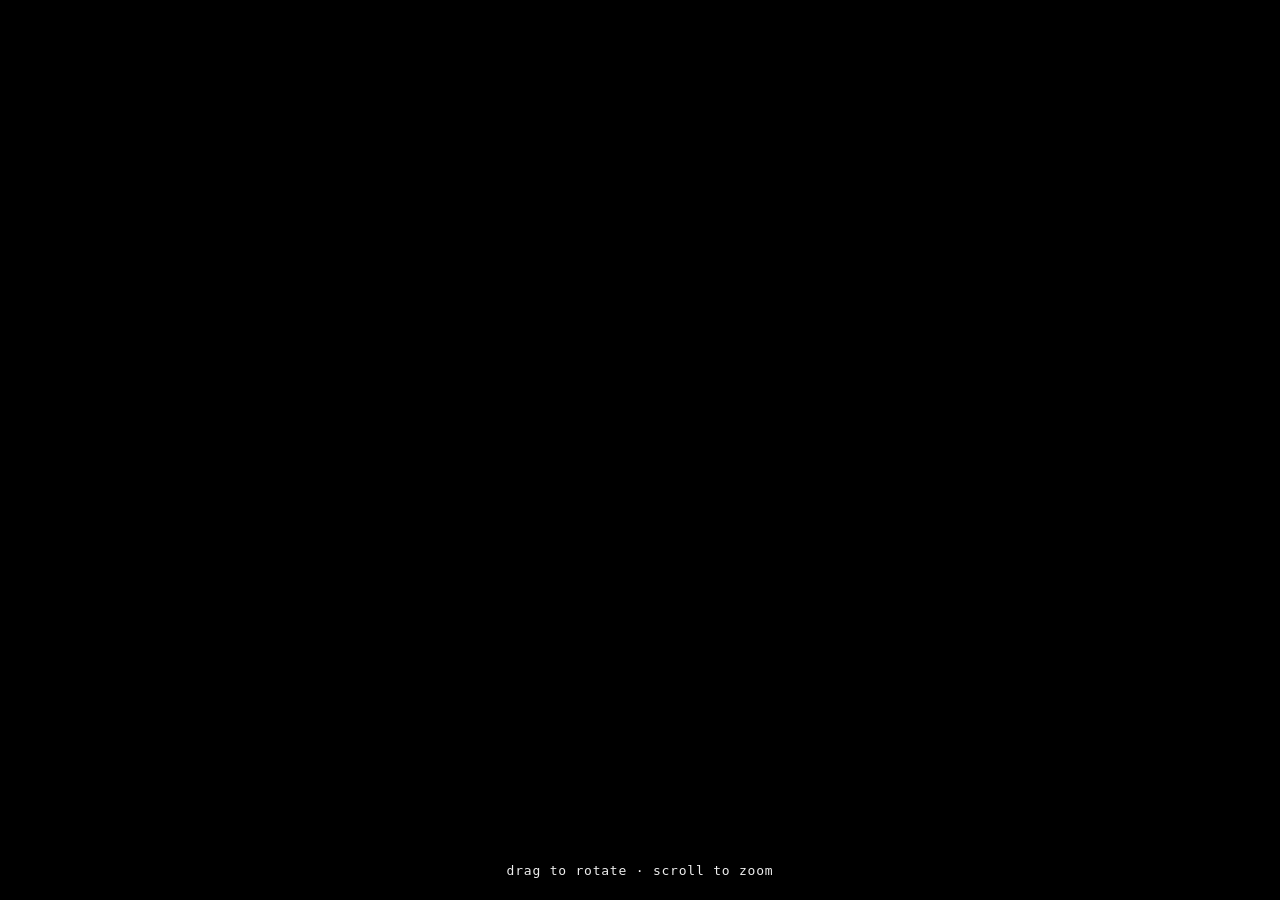
<file: images/V1_Visual (2)/Open.html>
﻿<!DOCTYPE html>

<html lang="en" xmlns="http://www.w3.org/1999/xhtml">
<head>
    <meta charset="utf-8" />
    
    <meta http-equiv="REFRESH" content="0; url=Data/index.html" />
    <title></title>
</head>
<body>

</body>
</html>
</file>
<file: css/style.css>
/* ============ TOKENS ============ */
:root{
  --parchment:#F7F1E1;
  --parchment-2:#EFE5C7;
  --parchment-3:#E4D6AC;
  /* blush = the current parchment tinted with red, not an independently
     sampled gray — keeps the foldable sections tied to whatever the base
     background is instead of drifting out of sync with it. Hex is a static
     fallback for browsers without color-mix(); the color-mix() line below
     overrides it and stays correct if --parchment ever changes again. */
  --blush:#E3C2B3;
  --blush: color-mix(in srgb, var(--parchment) 75%, var(--maroon-bright) 25%);
  --blush-2:#DBB0A1;
  --blush-2: color-mix(in srgb, var(--parchment) 65%, var(--maroon-bright) 35%);
  --blush-border:#B96A57;
  --photo-border: var(--maroon-bright);
  --maroon:#7A241D;
  --maroon-bright:#A6362A;
  --maroon-deep:#43110F;
  --rust:#A8571E;
  --rust-bright:#C96A2E;
  --ink:#2B1D14;
  --ink-muted:#5B4A3A;
  --ink-faint:#6E5A47;
  --line: rgba(122,36,29,0.30);
  --line-strong: rgba(122,36,29,0.58);

  --font-display:'Cinzel','Trajan Pro',Georgia,serif;
  --font-body:'Source Serif 4',Georgia,'Times New Roman',serif;
  --font-mono:'JetBrains Mono','Courier New',monospace;

  --measure:66ch;
  --wide:1180px;
}

/* ============ RESET ============ */
*,*::before,*::after{box-sizing:border-box;}
html{scroll-behavior:smooth;}
@media (prefers-reduced-motion: reduce){ html{scroll-behavior:auto;} }
body{
  margin:0;
  background:var(--parchment);
  color:var(--ink);
  font-family:var(--font-body);
  font-size:1.05rem;
  line-height:1.65;
  -webkit-font-smoothing:antialiased;
}
img,svg{max-width:100%;display:block;}
a{color:var(--maroon);}
a:focus-visible, button:focus-visible, .navlink:focus-visible, summary:focus-visible{
  outline:2px solid var(--maroon-bright);
  outline-offset:3px;
}
h1,h2,h3,h4{
  font-family:var(--font-display);
  font-weight:700;
  color:var(--ink);
  text-wrap:balance;
  margin:0;
}
p{margin:0 0 1.1em 0;}
ul{margin:0;padding:0;list-style:none;}
.container{max-width:var(--wide);margin:0 auto;padding:0 clamp(1.25rem,4vw,3rem);}
.prose{max-width:var(--measure);}

/* subtle background texture: faint diagonal grain across whole page, like aged paper */
.grain{
  position:fixed; inset:0; pointer-events:none; z-index:0; opacity:.045; mix-blend-mode:multiply;
  background-image:repeating-linear-gradient(135deg, var(--ink-faint) 0 1px, transparent 1px 3px);
}

/* ============ RIBBON DIVIDER (castellated red band, used between major sections) ============ */
.hero, .page-hero, section.plate:not(:last-of-type){ position:relative; }
.hero::after, .page-hero::after, section.plate:not(:last-of-type)::after{
  content:''; position:absolute; left:0; right:0; bottom:0; height:16px;
  background-image: url("data:image/svg+xml,%3Csvg%20xmlns%3D%22http%3A//www.w3.org/2000/svg%22%20width%3D%2222%22%20height%3D%2216%22%3E%3Crect%20x%3D%220%22%20y%3D%229%22%20width%3D%2222%22%20height%3D%227%22%20fill%3D%22%237A241D%22/%3E%3Crect%20x%3D%220%22%20y%3D%220%22%20width%3D%2211%22%20height%3D%2216%22%20fill%3D%22%237A241D%22/%3E%3C/svg%3E");
  background-repeat: repeat-x;
  background-size: 22px 16px;
  background-position: left bottom;
}

/* ============ NAV ============ */
header.site-nav{
  position:sticky; top:0; z-index:50;
  background:rgba(247,241,225,0.94);
  backdrop-filter:blur(6px);
  border-bottom:1px solid var(--line-strong);
}
.nav-row{
  display:flex; align-items:center; justify-content:space-between;
  padding:0.85rem clamp(1.25rem,4vw,3rem);
  gap:1rem; flex-wrap:wrap;
}
.brand{
  display:flex; align-items:center; gap:.6rem;
  font-family:var(--font-mono); font-size:.85rem; letter-spacing:.12em;
  color:var(--ink); text-decoration:none;
}
.brand .gear-icon{width:1.1rem;height:1.1rem;color:var(--maroon);}
.navlinks{display:flex; gap:1.4rem; flex-wrap:wrap; margin:0; padding:0;}
.navlink{
  font-family:var(--font-mono); font-size:.78rem; letter-spacing:.1em; text-transform:uppercase;
  color:var(--ink-muted); text-decoration:none; padding-bottom:3px; border-bottom:1px solid transparent;
  transition:color .2s ease, border-color .2s ease;
}
.navlink:hover, .navlink.active{ color:var(--maroon); border-color:var(--maroon); }

/* ============ HERO ============ */
.hero{
  position:relative; overflow:hidden;
  padding:clamp(4rem,10vw,7rem) 0 clamp(3rem,7vw,5rem);
}
.hero-grid{
  display:grid; grid-template-columns: 1.3fr 0.9fr; gap:2.5rem; align-items:center;
}
@media (max-width:860px){ .hero-grid{ grid-template-columns:1fr; } .hero-gear-wrap{ order:-1; height:220px; } }
.eyebrow{
  font-family:var(--font-mono); font-size:.78rem; letter-spacing:.16em; text-transform:uppercase;
  color:var(--maroon); margin:0 0 1rem 0; display:flex; align-items:center; gap:.6rem;
}
.eyebrow::before{content:''; width:1.4rem; height:1px; background:var(--maroon);}
.hero h1{
  font-size:clamp(2.6rem,6.5vw,4.6rem); line-height:1.02; letter-spacing:.01em;
}
.hero .subhead{
  font-family:var(--font-body); font-style:italic; color:var(--maroon-bright);
  font-size:clamp(1.1rem,2.2vw,1.35rem); margin:1.1rem 0 1.3rem 0; max-width:42ch; line-height:1.4;
}
.hero .lede{margin-top:1.3rem; max-width:56ch; color:var(--ink); font-size:1.05rem;}
.hero-ctas{display:flex; gap:1rem; flex-wrap:wrap; margin-top:1.6rem;}
.btn{
  font-family:var(--font-mono); font-size:.8rem; letter-spacing:.08em; text-transform:uppercase;
  padding:.85rem 1.4rem; text-decoration:none; border:1px solid var(--maroon); color:var(--ink);
  display:inline-flex; align-items:center; gap:.5rem; transition:all .2s ease; background:transparent;
  cursor:pointer;
}
.btn:hover{ background:var(--maroon); color:var(--parchment); }
.btn.ghost{ border-color:var(--line-strong); color:var(--ink-muted); }
.btn.ghost:hover{ border-color:var(--maroon-bright); color:var(--maroon-bright); background:transparent; }
.hero-note{
  margin-top:1.4rem; font-family:var(--font-mono); font-size:.78rem; color:var(--ink-faint);
  letter-spacing:.03em;
}
.hero-gear-wrap{ position:relative; display:flex; align-items:center; justify-content:center; height:340px; }
.hero-photo-frame{
  position:relative; width:100%; max-width:300px; aspect-ratio: 3 / 3.4;
}
.hero-photo-frame img{
  width:100%; height:100%; object-fit:cover; object-position:center 22%; display:block;
  border:2px solid var(--photo-border);
}
/* thin red frame applied to every real photo on the site (not placeholder
   media-slots, not video) */
.photo-border{ border:2px solid var(--photo-border); }
.status-strip{
  margin-top:clamp(2.5rem,5vw,4rem);
  border-top:1px solid var(--line); padding-top:.9rem;
  font-family:var(--font-mono); font-size:.72rem; letter-spacing:.1em; text-transform:uppercase;
  color:var(--ink-faint); display:flex; flex-wrap:wrap; gap:.4rem 1.6rem;
}
.status-strip span b{color:var(--maroon); font-weight:600;}
.doc-strip{
  margin-top:clamp(2.5rem,5vw,4rem); border-top:1px solid var(--line); padding-top:1.1rem;
  display:flex; flex-wrap:wrap; gap:.7rem;
}
.doc-strip a{
  display:inline-flex; align-items:center; gap:.45rem;
  font-family:var(--font-mono); font-size:.74rem; letter-spacing:.08em; text-transform:uppercase;
  color:var(--maroon); border:1px solid var(--line-strong); padding:.55rem .9rem; text-decoration:none;
  transition:background .15s, color .15s, border-color .15s;
}
.doc-strip a:hover, .doc-strip a:focus-visible{ background:var(--maroon); color:var(--parchment); border-color:var(--maroon); }
.doc-strip a:last-child{ text-transform:none; letter-spacing:.02em; }

/* ============ PAGE HEADER (for non-home pages) ============ */
.page-hero{
  padding:clamp(3rem,7vw,5rem) 0 clamp(2rem,5vw,3rem);
}
.page-hero h1{ font-size:clamp(2.2rem,5.5vw,3.4rem); }
.page-hero .plate-intro{ margin-top:1rem; }
.back-link{
  display:inline-flex; align-items:center; gap:.4rem; font-family:var(--font-mono); font-size:.76rem;
  letter-spacing:.08em; text-transform:uppercase; color:var(--ink-faint); text-decoration:none; margin-bottom:1.4rem;
}
.back-link:hover{ color:var(--maroon); }

/* ============ GEAR (generated) ============ */
.gear{ position:relative; }
.gear svg{ width:100%; height:100%; overflow:visible; }
.gear .gear-rotor{ transform-origin:100px 100px; }
@media (prefers-reduced-motion: no-preference){
  .gear.spin .gear-rotor{ animation:spin 70s linear infinite; }
  .gear.spin-rev .gear-rotor{ animation:spin-rev 54s linear infinite; }
}
@keyframes spin{ to{ transform:rotate(360deg); } }
@keyframes spin-rev{ to{ transform:rotate(-360deg); } }
.gear-poly{ fill:none; stroke:var(--maroon); stroke-width:2; opacity:.6; }
.gear-hub{ fill:none; stroke:var(--maroon); stroke-width:1.4; opacity:.75; }
.gear-hub-hole{ fill:var(--parchment); stroke:var(--maroon); stroke-width:1; opacity:.75;}

/* ============ SECTIONS / PLATES ============ */
section.plate{
  padding:clamp(3.5rem,8vw,6rem) 0; position:relative;
}
.plate-head{ margin-bottom:2.6rem; }
.plate-head h2{ font-size:clamp(1.9rem,4vw,2.6rem); }
.plate-intro{ color:var(--ink-muted); max-width:60ch; margin-top:.8rem; }

/* ============ STORY ============ */
.story-body p{ font-size:1.08rem; }
.story-body a{ text-decoration:underline; text-decoration-color:var(--line-strong); text-underline-offset:3px; }
.story-body a:hover{ text-decoration-color:var(--maroon-bright); }
.support-grid.single{ grid-template-columns:1fr; }
.story-timeline .tl-entry > div:last-child{ max-width:var(--measure); }
.story-timeline .tl-entry p + p{ margin-top:1rem; }
.story-close{ max-width:var(--measure); margin-top:2.4rem; }
.story-summary{ display:none; }
.story-timeline.collapsed .story-summary{ display:block; color:var(--ink-muted); }
.story-timeline.collapsed .story-full{ display:none; }
.story-timeline.collapsed .tl-entry{ padding:1.3rem 0; }
.story-toggle{
  margin-top:1.4rem; background:none; border:1px solid var(--line-strong); color:var(--ink-muted);
  font-family:var(--font-mono); font-size:.74rem; letter-spacing:.1em; text-transform:uppercase;
  padding:.6rem 1rem; cursor:pointer;
}
.story-toggle:hover, .story-toggle:focus-visible{ border-color:var(--maroon-bright); color:var(--maroon-bright); }
blockquote.thesis{
  margin:2rem 0; padding:1.4rem 1.6rem; background:var(--maroon-deep);
  border-left:5px solid var(--maroon-bright);
  font-family:var(--font-display); font-size:1.15rem; color:var(--parchment); font-weight:600;
}

/* ============ WORK TIMELINE ============ */
.timeline{ display:flex; flex-direction:column; gap:0; border-top:1px solid var(--line); }
.tl-entry{ display:grid; grid-template-columns:220px 1fr; gap:2rem; padding:2rem 0; border-bottom:1px solid var(--line); }
@media (max-width:700px){ .tl-entry{ grid-template-columns:1fr; gap:.6rem; } }
.tl-meta{ font-family:var(--font-mono); font-size:.78rem; color:var(--ink-faint); letter-spacing:.03em; }
.tl-meta .tl-dates{ color:var(--maroon); display:block; margin-bottom:.35rem; }
.tl-role{ font-family:var(--font-display); font-size:1.3rem; margin-bottom:.2rem; }
.tl-org{ color:var(--ink-muted); font-style:italic; margin-bottom:.9rem; font-family:var(--font-body); }
.tl-list{ display:flex; flex-direction:column; gap:.5rem; }
.tl-list li{ position:relative; padding-left:1.1rem; color:var(--ink); }
.tl-list li::before{ content:'—'; position:absolute; left:0; color:var(--maroon); }

/* ============ STAT ROW ============ */
.stat-row{ display:grid; grid-template-columns:repeat(auto-fit,minmax(180px,1fr)); gap:1px; background:var(--line-strong); border:1px solid var(--line-strong); margin:2.2rem 0; }
.stat{ background:var(--parchment-2); padding:1.3rem 1.4rem; }
.stat .stat-num{ font-family:var(--font-mono); font-variant-numeric:tabular-nums; font-size:1.9rem; color:var(--maroon); font-weight:700; line-height:1; }
.stat .stat-label{ font-family:var(--font-mono); font-size:.68rem; letter-spacing:.1em; text-transform:uppercase; color:var(--ink-faint); margin-top:.5rem; }
.stat .stat-sub{ font-size:.8rem; color:var(--ink-muted); margin-top:.3rem; font-family:var(--font-body); }

/* ============ MEDIA SLOT ============ */
.media-slot{
  border:1px dashed var(--line-strong);
  background:
    repeating-linear-gradient(135deg, rgba(122,36,29,0.055) 0 10px, transparent 10px 20px),
    var(--parchment-3);
  display:flex; flex-direction:column; align-items:center; justify-content:center; gap:.5rem;
  padding:1.4rem 1rem; min-height:120px; text-align:center;
}
.media-slot .icon{ width:1.6rem; height:1.6rem; color:var(--maroon); opacity:.85; }
.media-slot .slot-type{ font-family:var(--font-mono); font-size:.68rem; letter-spacing:.12em; text-transform:uppercase; color:var(--maroon); }
.media-slot .slot-desc{ font-family:var(--font-mono); font-size:.72rem; color:var(--ink-faint); max-width:22ch; }
.media-grid{ display:grid; grid-template-columns:repeat(auto-fit,minmax(150px,1fr)); gap:.9rem; margin:1.3rem 0 2rem; }

/* ============ INLINE FIGURES (real evidence, placed in the phase-body
   next to the claim it backs) ============
   Distinct from .media-slot above: those are placeholders for media not
   yet acquired. These are the real photo/video, dropped directly under or
   beside the specific sentence it proves, textbook/figure style, rather
   than bundled into an end-of-phase gallery. Photos get the site's red
   photo-border; video does not (see the .photo-border comment above --
   the border marks a still photo specifically), so it reads as motion
   against a plain frame instead. */
.inline-figure{ margin:1.3rem 0; max-width:520px; }
.inline-figure img,
.inline-figure video{ width:100%; height:auto; display:block; }
.inline-figure img{ border:2px solid var(--photo-border); }
.inline-figure video{ border:1px solid var(--line-strong); }
.inline-figure figcaption{
  margin-top:.5rem; font-family:var(--font-mono); font-size:.72rem; line-height:1.5;
  color:var(--ink-faint); letter-spacing:.01em;
}
/* floated variant -- text reflows beside it, same mechanism as
   .gen-cover-drawing-float on the generation covers above. For a figure
   that should run alongside a couple of paragraphs rather than break the
   column (an establishing shot, a small supporting thumbnail). */
.inline-figure.float-right{ float:right; clear:right; margin:.2rem 0 1rem 1.4rem; }
.inline-figure.float-right.small{ max-width:200px; }
@media (max-width:640px){
  .inline-figure.float-right{ float:none; max-width:380px; margin:1.3rem auto; }
}
/* wide variant -- for a figure that needs to breathe more than the
   default text-column width allows (a multi-panel comparison image, an
   iteration filmstrip). Not floated -- it's meant to sit full-width in
   its own block, same as a plain .inline-figure but wider. */
.inline-figure.wide{ max-width:100%; }
/* interactive 3D render -- an iframe of a drag-to-rotate turntable, kept
   at the render's 16:9 so the frames fill it without letterboxing. */
.inline-figure .render-frame{
  width:100%; aspect-ratio:16/9; display:block; border:1px solid var(--line-strong); background:#000;
}
.render-actions{ margin-top:.7rem; }
.render-actions .btn{ padding:.55rem 1rem; font-size:.85rem; }
/* two small figures side by side -- a fit-check pair, a before/after --
   collapsing to one column on narrow screens rather than squeezing. */
.dual-figure{ display:grid; grid-template-columns:1fr 1fr; gap:1.1rem; margin:1.3rem 0; }
.dual-figure .inline-figure{ max-width:none; margin:0; }
@media (max-width:640px){
  .dual-figure{ grid-template-columns:1fr; }
}
/* a two-video comparison where the clips don't share an aspect ratio (e.g.
   one landscape, one portrait) -- .dual-figure's equal-width grid would
   squash one clip's height way down relative to the other, so this matches
   HEIGHT instead and lets width follow each clip's own aspect. Falls back
   to width-matched/stacked on narrow screens where a shared height would
   make the wider clip overflow. */
.video-compare{
  display:flex; align-items:flex-start; justify-content:center;
  gap:1.4rem; flex-wrap:wrap; margin:1.3rem 0;
}
.video-compare-item{ display:flex; flex-direction:column; align-items:center; gap:.55rem; }
.video-compare-item video{
  height:clamp(230px,34vw,400px); width:auto; max-width:100%;
  border:2px solid var(--photo-border); display:block;
}
.video-compare-label{
  font-family:var(--font-mono); font-size:.7rem; letter-spacing:.07em; text-transform:uppercase;
  color:var(--maroon); text-align:center; margin:0;
}
.video-compare-note{
  font-family:var(--font-mono); font-size:.78rem; line-height:1.5; color:var(--ink-faint);
  text-align:center; max-width:62ch; margin:.9rem auto 0;
}
@media (max-width:640px){
  .video-compare{ flex-direction:column; align-items:center; }
  .video-compare-item video{ height:auto; width:100%; max-width:320px; }
}

/* ============ BADGES ============ */
.badge{
  display:inline-flex; align-items:center; gap:.4rem; font-family:var(--font-mono); font-size:.68rem;
  letter-spacing:.1em; text-transform:uppercase; padding:.3rem .6rem; border:1px solid currentColor;
}
.badge.active{ color:var(--maroon); background:rgba(122,36,29,0.09); }
.badge.archived{ color:var(--ink-faint); }
.badge.ongoing{ color:var(--rust-bright); background:rgba(168,87,30,0.12); }
.badge-dot{ width:.4rem; height:.4rem; border-radius:50%; background:currentColor; }

/* ============ FLAGSHIP PROJECT ============ */
.flagship{ border:1px solid var(--line-strong); background:var(--parchment-2); padding:clamp(1.6rem,4vw,2.6rem); }
.flagship-head{ display:flex; flex-wrap:wrap; align-items:baseline; gap:.9rem 1.2rem; margin-bottom:.6rem; }
.flagship-head h3{ font-size:clamp(1.6rem,3vw,2.1rem); }
.flagship-role{ font-family:var(--font-mono); font-size:.82rem; color:var(--ink-muted); margin-bottom:1.6rem; }
/* the question that opens the whole flagship section — same italic/
   maroon-bright treatment as .closing-note below, deliberately, so the
   two read as a matched pair: the question up here, the answer down
   there once Mark III's cover has been read. */
.flagship-thesis{
  font-family:var(--font-body); font-style:italic; color:var(--maroon-bright);
  font-size:clamp(1.05rem,2vw,1.22rem); max-width:64ch; line-height:1.5; margin:0 0 1.7rem 0;
}
.context-line{ font-style:italic; color:var(--ink-faint); font-size:.92rem; border-left:2px solid var(--line-strong); padding-left:.9rem; margin:0 0 2rem 0; }
/* names the wrong-guess-then-real-cause pattern once, up top, so the reader
   is primed to notice it in the cards below rather than needing every card
   to spell it out. Deliberately quieter than .flagship-thesis -- it's a
   reading hint, not a second claim competing with the research question. */
.flagship-pattern{
  font-family:var(--font-mono); font-size:.78rem; color:var(--ink-faint);
  letter-spacing:.01em; max-width:60ch; line-height:1.6; margin:-.9rem 0 1.7rem 0;
}

.phase{ padding:2rem 0; border-top:1px solid var(--line); }
.phase-head{ display:flex; align-items:center; gap:1rem; margin-bottom:.9rem; }
.phase-num{
  font-family:var(--font-display); font-size:1rem; color:var(--maroon); border:1px solid var(--maroon);
  width:2.2rem; height:2.2rem; display:flex; align-items:center; justify-content:center; flex-shrink:0;
}
.phase-head h4{ font-size:1.25rem; }
.phase-body{ color:var(--ink); }
.phase-body .sub{ margin:1.1rem 0 .5rem; font-family:var(--font-mono); font-size:.75rem; letter-spacing:.06em; text-transform:uppercase; color:var(--maroon); }
.credit-note{ font-size:.88rem; color:var(--ink-muted); font-style:italic; margin-top:.6rem; }

.support-module{ margin-top:1rem; border-top:1px solid var(--line); padding-top:2rem; }
.support-module h4{ font-size:1.05rem; font-family:var(--font-mono); text-transform:uppercase; letter-spacing:.08em; color:var(--maroon); margin-bottom:1.2rem; }
.support-grid{ display:grid; grid-template-columns:1.1fr 1fr; gap:1.6rem; align-items:start; }
@media (max-width:760px){ .support-grid{ grid-template-columns:1fr; } }
.support-list{ display:flex; flex-direction:column; gap:1rem; }
.support-list li{ padding-left:1.1rem; position:relative; font-size:.96rem; color:var(--ink); }
.support-list li::before{ content:'▸'; position:absolute; left:0; color:var(--maroon); }
.fea-callout{ border:1px solid var(--line-strong); padding:1.2rem; background:var(--parchment-3); }
.fea-callout .slot-desc{ margin-top:.4rem; }
.fea-finding{ font-size:.92rem; margin-top:.9rem; color:var(--ink-muted); }

.closing-note{ margin-top:2.4rem; padding-top:2rem; border-top:1px solid var(--line); }
.closing-note p{ font-size:1.05rem; font-style:italic; color:var(--maroon-bright); max-width:60ch; }

/* ============ LIGHT PROJECT CARDS ============ */
.light-grid{ display:grid; grid-template-columns:repeat(auto-fit,minmax(280px,1fr)); gap:1.4rem; margin-top:2.4rem; }
.light-card{ border:1px solid var(--line-strong); background:var(--parchment-2); padding:1.5rem; display:flex; flex-direction:column; gap:.9rem; }
.light-card h4{ font-size:1.15rem; }
.light-card .lc-meta{ font-family:var(--font-mono); font-size:.72rem; color:var(--ink-faint); }
.light-card ul{ display:flex; flex-direction:column; gap:.4rem; }
.light-card li{ font-size:.9rem; padding-left:1rem; position:relative; color:var(--ink-muted); }
.light-card li::before{ content:'—'; position:absolute; left:0; color:var(--maroon); }
.lc-status{ margin-top:auto; padding-top:.6rem; border-top:1px solid var(--line); font-family:var(--font-mono); font-size:.7rem; color:var(--ink-faint); }

/* short "project report" style summary (why / what we built / what we're
   comparing) placed above a media gallery so a visitor has context before
   pressing play -- reuses the site's existing mono-uppercase label voice
   (.skill-group-name) rather than inventing new typography. */
.rl-report{ display:flex; flex-direction:column; gap:.9rem; margin:.2rem 0; }
.rl-report-block p{ margin:0; }
.rl-report-label{ font-family:var(--font-mono); font-size:.72rem; letter-spacing:.08em; text-transform:uppercase; color:var(--maroon); margin-bottom:.3rem; }
.rl-report-block p:not(.rl-report-label){ font-size:.92rem; color:var(--ink-muted); line-height:1.6; }
.rl-report-finding{ font-size:.92rem; color:var(--ink-muted); line-height:1.6; margin:.2rem 0 0; }
.rl-report-finding strong{ color:var(--maroon-deep); }

/* a small gallery of labeled clips inside one light-card, e.g. comparing RL
   policies/ablations side by side -- distinct from .video-compare (which
   height-matches exactly two mismatched-aspect clips); this wraps N clips
   of roughly the same aspect into a simple auto-fit grid. Each clip gets a
   short caption, not just a filename-style label, so the clip is legible
   without having already read the report text above it. */
.rl-video-grid{ display:grid; grid-template-columns:repeat(auto-fit,minmax(200px,1fr)); gap:1.2rem; }
.rl-video-item{ display:flex; flex-direction:column; gap:.45rem; }
.rl-video-item video{ width:100%; height:auto; display:block; border:1px solid var(--line-strong); background:#1a1210; }
.rl-video-label{ font-family:var(--font-mono); font-size:.7rem; letter-spacing:.05em; text-transform:uppercase; color:var(--maroon); }
.rl-video-caption{ font-size:.78rem; color:var(--ink-faint); line-height:1.45; margin:0; }

/* ============ SKILLS ============ */
.skill-groups{ display:flex; flex-direction:column; gap:1.6rem; }
.skill-group{ display:grid; grid-template-columns:180px 1fr; gap:1rem; align-items:start; padding:1.1rem 0; border-top:1px solid var(--line); }
@media (max-width:640px){ .skill-group{ grid-template-columns:1fr; gap:.6rem; } }
.skill-group-name{ font-family:var(--font-mono); font-size:.78rem; letter-spacing:.08em; text-transform:uppercase; color:var(--maroon); }
.tag-row{ display:flex; flex-wrap:wrap; gap:.5rem; }
.tag{ font-family:var(--font-mono); font-size:.8rem; padding:.35rem .7rem; border:1px solid var(--line-strong); color:var(--ink); background:var(--parchment-2); }

/* ============ PERSONAL ============ */
.personal-grid{ display:grid; grid-template-columns:repeat(auto-fit,minmax(220px,1fr)); gap:1.4rem; }
.personal-card{ border:1px solid var(--line-strong); background:var(--parchment-2); padding:1.4rem; display:flex; flex-direction:column; gap:.9rem; }
.personal-card h4{ font-size:1.1rem; display:flex; align-items:center; gap:.5rem; }
.personal-card .icon-sm{ width:1.1rem; height:1.1rem; color:var(--maroon); }
.personal-card p{ font-size:.9rem; color:var(--ink-muted); margin:0; }
.personal-card .from-story{ font-family:var(--font-mono); font-size:.68rem; color:var(--ink-faint); }

/* ============ CONTACT ============ */
.contact-row{ display:flex; flex-wrap:wrap; gap:1rem; margin-top:1.6rem; }
.contact-item{ display:flex; align-items:center; gap:.6rem; font-family:var(--font-mono); font-size:.9rem; }
.btn[disabled]{ opacity:.5; cursor:not-allowed; pointer-events:none; border-style:dashed; }

footer.site-foot{ padding:2.5rem 0 3.5rem; }
.foot-row{ display:flex; align-items:center; justify-content:space-between; flex-wrap:wrap; gap:1rem; font-family:var(--font-mono); font-size:.72rem; color:var(--ink-faint); letter-spacing:.04em; }
.foot-gear{ width:1.4rem; height:1.4rem; color:var(--maroon); opacity:.7; }

.skip-link{
  position:absolute; left:-999px; top:auto;
  background:var(--maroon); color:var(--parchment); padding:.6rem 1rem; font-family:var(--font-mono); font-size:.8rem;
  z-index:100;
}
.skip-link:focus{ left:1rem; top:1rem; }

/* ============ FOLDABLE / DOSSIER FOLDER ============
   Given the light red/blush treatment on purpose — these are the site's
   "extendable" (collapsible) content blocks, visually flagged as a distinct,
   optional-reading category rather than blending into the parchment cards. */
.folder{
  border:1px solid var(--blush-border); background:var(--blush); margin-top:1.6rem;
}
.folder + .folder{ margin-top:1.2rem; }
.folder-tab{
  display:flex; align-items:center; justify-content:space-between; gap:1rem;
  padding:1.1rem 1.4rem; cursor:pointer; list-style:none;
  font-family:var(--font-mono); font-size:.85rem; letter-spacing:.08em; text-transform:uppercase;
  color:var(--maroon-deep); user-select:none;
}
.folder-tab::-webkit-details-marker{ display:none; }
.folder-tab::marker{ content:''; }
.folder-tab .folder-tab-left{ display:flex; align-items:center; gap:.8rem; }
.folder-tab .folder-count{
  font-family:var(--font-mono); font-size:.7rem; color:var(--maroon); letter-spacing:.05em;
  text-transform:none; border:1px solid var(--blush-border); padding:.15rem .5rem;
  background:var(--blush-2);
}
.folder-tab .folder-chevron{
  width:.9rem; height:.9rem; color:var(--maroon); flex-shrink:0;
  transition:transform .25s ease;
}
.folder[open] > .folder-tab .folder-chevron{ transform:rotate(90deg); }
.folder-tab:hover{ color:var(--maroon-bright); }
.folder-tab:hover .folder-chevron{ color:var(--maroon-bright); }
.folder-body{
  padding:0 1.4rem 1.6rem; border-top:1px dashed var(--blush-border);
}
.folder-body-intro{ font-size:.9rem; color:var(--maroon-deep); opacity:.8; padding-top:1.2rem; margin-bottom:0; }
/* content nested inside a folder stays on the same blush tint as the
   folder's own chrome — the whole block should read as one uniform light-red
   panel, not a red tab sitting on top of parchment-colored cards */
.folder .light-card, .folder .tl-entry{ background:transparent; }
.folder .light-card{ border-color:var(--blush-border); padding:1.5rem; }
.folder .tl-entry{ border-bottom-color:var(--blush-border); padding-left:1rem; padding-right:1rem; }
.folder .media-slot{
  border-color:var(--blush-border);
  background:
    repeating-linear-gradient(135deg, rgba(122,36,29,0.06) 0 10px, transparent 10px 20px),
    var(--blush-2);
}

/* ============ FOLDABLE VARIANT — "current era" (post-CMU) ============
   The blush/archived tint above is deliberately reserved for work from
   BEFORE Oscar joined CMU (Earlier Work, Undergraduate Projects @ VT) --
   time-boxed, done, filed away. Anything from during the CMU/lab era reads
   instead in the same neutral parchment + maroon treatment as the main
   research (.flagship) above, even when it's still tucked into a foldable
   section for space reasons. Add class="folder-current" alongside
   class="folder" to opt a section into this palette. */
.folder.folder-current{ border-color:var(--line-strong); background:var(--parchment-2); }
.folder.folder-current .folder-tab{ color:var(--maroon-deep); }
.folder.folder-current .folder-tab .folder-count{ border-color:var(--line-strong); background:var(--parchment-3); }
.folder.folder-current .folder-body{ border-top:1px dashed var(--line-strong); }
.folder.folder-current .folder-body-intro{ opacity:1; color:var(--ink-muted); }
.folder.folder-current .light-card{ border-color:var(--line-strong); }
.folder.folder-current .media-slot{
  border-color:var(--line-strong);
  background:
    repeating-linear-gradient(135deg, rgba(122,36,29,0.05) 0 10px, transparent 10px 20px),
    var(--parchment-3);
}

/* ============ HARDWARE GENERATION COVERS (v4 — seamless ribbon, framed) ============
   Each of the 3 big hardware generations gets a Codex-page-style <summary>:
   a solid maroon ribbon, framed with a parchment margin on the top/bottom/
   outer edge (never flush to the card edge), alternates left/right per
   generation (.gen-cover.reverse flips it). The cutout photo fills the
   FULL ribbon height (not split into a text zone + photo zone) so there is
   no hard seam — the "MARK n" title is an absolutely-positioned overlay on
   a soft gradient scrim at the top, floating over the photo the way a
   Codex logo box floats over the character art beneath it. The photo is
   also deliberately wider than the ribbon so it bleeds out past the inner
   edge. A "what I did" bullet list, a reserved engineering-drawing slot,
   and a prominent bordered "read the full build" button sit in the
   parchment column beside it. Clicking anywhere on the cover unfolds the
   phase-by-phase write-up for that generation. */
.gen-fold{ border:1px solid var(--line-strong); background:var(--parchment-2); margin-top:1.8rem; overflow:hidden; }
.gen-fold:first-of-type{ margin-top:2.2rem; }
.gen-summary{ cursor:pointer; list-style:none; display:block; }
.gen-summary::-webkit-details-marker{ display:none; }
.gen-summary::marker{ content:''; }
.gen-summary:focus-visible .gen-cover{ outline:2px solid var(--maroon-bright); outline-offset:-2px; }

/* overflow:hidden here — not just on .gen-fold — so the photo's downward
   shift (see .gen-cover-photo below) is clipped at the bottom of the
   COVER itself (the "unextended block") and never bleeds into the
   phase-by-phase write-up once a fold is opened. Safe for the horizontal
   bleed too: nothing ever needs to render past this row's own width, only
   across the boundary between its two child columns. */
.gen-cover{ display:flex; flex-wrap:wrap; align-items:stretch; overflow:hidden; }

.gen-cover-ribbon-col{
  position:relative; z-index:1; order:1; flex:0 0 32%; min-width:260px;
  min-height:clamp(640px,58vw,820px);
  background:transparent;
  /* no rem-based margin here anymore -- the 10%-of-block outer margin is
     produced by the inset on ::before below, so it scales as a true
     percentage instead of a fixed/clamped rem gap. Column widened from
     30% to 32% (margin held at 10%, ribbon grew from 20% to 22%) so
     "Mark III" clears the band with real room instead of a ~3px margin. */
}
.gen-cover.reverse .gen-cover-ribbon-col{
  order:2;
}
.gen-cover.reverse .gen-cover-content-col{ order:1; }

/* the actual maroon ribbon: inset 31.25% within this 30%-of-block column,
   which works out to exactly 10% margin + 20% solid ribbon as a share of
   the whole block. Flush against the edge facing the content column (no
   gap between the ribbon and the bullet text), inset only on the outer
   edge. A flat (non-animated) black-to-transparent fade is layered under
   the maroon at that same outer edge for a little depth/roundedness --
   not a gradient standing in for the margin, the margin is real empty
   space; this fade lives entirely inside the solid ribbon itself. */
.gen-cover-ribbon-col::before{
  content:''; position:absolute; z-index:0; top:0; bottom:0;
  left:31.25%; right:0;
  background:
    linear-gradient(to right, rgba(0,0,0,.3), rgba(0,0,0,0) 22%),
    var(--maroon);
}
.gen-cover.reverse .gen-cover-ribbon-col::before{
  left:0; right:31.25%;
  background:
    linear-gradient(to left, rgba(0,0,0,.3), rgba(0,0,0,0) 22%),
    var(--maroon);
}

/* photo zone spans the full column so the cutout can bleed past the band.
   Bleeds toward the column's OUTER edge (into the reserved margin), not
   into the text column -- the margin is there on purpose so the photo has
   somewhere to break the rectangle into without crowding the bullet text. */
.gen-cover-photo-zone{ position:absolute; inset:0; z-index:1; }
.gen-cover-photo{
  /* left:65.625% (not 50%) centers the image on the RIBBON's own midpoint,
     not the column's -- the ribbon is inset within the column (31.25% to
     100%), so its center sits right of the column's center. Only a small
     extra shift (clamp below) then bleeds it toward the margin, instead
     of the image being dragged off-center by a big shift like before. */
  position:absolute; left:65.625%; top:0; height:88%;
  /* wide enough (240%) that HEIGHT is always the binding constraint for
     object-fit:contain, even for the near-square Gen 2 photo -- that's
     what actually guarantees all three render at the same height. At
     150% the square photo used to hit the width ceiling first and come
     out visibly shorter than the narrow Gen 1/3 crops. */
  width:240%; max-width:none;
  object-fit:contain; object-position:bottom center; z-index:2;
  /* shifted down + toward the column's OUTER edge (the margin), so the
     hardware bleeds into the reserved margin space and the top of the
     ribbon stays clear maroon behind the title. Sized a bit smaller than
     the column (88% height) on purpose, so there's slack to shift into
     without either fully swallowing the margin or crossing into the
     content column. */
  transform:translate(calc(-50% - clamp(6px,1.2vw,16px)), clamp(150px,16vw,240px));
  filter:drop-shadow(0 10px 18px rgba(20,10,8,.4));
}
.gen-cover.reverse .gen-cover-photo{
  /* reverse (Mark II) untouched: still anchored at the column's 50%, with
     the larger clamp(15-35px) bleed -- only Marks I/III were asked to
     re-center on the ribbon. */
  left:50%;
  transform:translate(calc(-50% + clamp(15px,3vw,35px)), clamp(150px,16vw,240px));
}

/* title sits directly on the solid ribbon band — no photo behind it once
   the photo is shifted down, so no scrim/gradient needed. Bounds updated
   to match the new 31.25%-inset ribbon band exactly (still just tracking
   the ribbon's own edges, not a position/style change to the title itself). */
.gen-cover-ribbon-top{
  position:absolute; z-index:3; top:0; left:31.25%; right:0;
  display:flex; flex-direction:column; align-items:center; text-align:center;
  padding:clamp(1.6rem,3.4vw,2.1rem) .7rem 1.1rem;
}
.gen-cover.reverse .gen-cover-ribbon-top{ left:0; right:31.25%; }
.gen-cover-mark{
  /* pushed as large as it can go while "Mark III" (the longest title)
     still fits the ribbon's actual measured width on a single line --
     values below are fit to real DOM measurements at two viewport widths
     (700px and 1300px), not eyeballed, with a small safety margin so font
     rendering variance doesn't tip it into wrapping. Same rule, all three. */
  font-family:var(--font-display); font-weight:700;
  font-size:clamp(2.3125rem, calc(-0.207rem + 4.6875vw), 3.25rem);
  color:#fff; letter-spacing:.03em; text-shadow:0 2px 12px rgba(0,0,0,.55);
  white-space:nowrap;
}
.gen-cover-mark-sub{
  /* same approach: as large as possible while the longest subtitle ("The
     Reverse-Engineered Conversion") still holds at two lines. */
  font-family:var(--font-mono);
  font-size:clamp(.69375rem, calc(-0.055rem + 1.2609vw), .875rem);
  letter-spacing:.04em; color:rgba(247,241,225,.92);
  margin-top:.6rem; max-width:24ch; line-height:1.4; text-shadow:0 1px 8px rgba(0,0,0,.5);
}

.gen-cover-content-col{
  position:relative; z-index:2; /* the ribbon photo (z-index:1 on its
    positioned ancestor) can bleed wide enough at narrow widths to
    physically overlap this column -- without its own stacking context
    above that, the photo would paint over the text instead of behind it. */
  flex:1 1 320px; order:2; background:var(--parchment-2);
  padding:clamp(1.8rem,3.4vw,2.6rem) clamp(1.8rem,3.4vw,2.6rem);
  display:flex; flex-direction:column; gap:1.5rem;
}
/* the "why this generation exists" line — sits above the "what I did"
   label, giving each cover its own thesis statement (the hypothesis being
   tested, the priority being chased, the question being answered) rather
   than only a bullet list of actions. */
.gen-cover-purpose{
  font-family:var(--font-display); font-weight:700;
  font-size:clamp(1.4rem,2.65vw,2.15rem); line-height:1.22;
  color:var(--maroon-bright); margin:0 0 1.1rem 0;
}
.gen-cover-bullets-label{
  font-family:var(--font-mono); font-size:.7rem; letter-spacing:.18em; text-transform:uppercase;
  color:var(--maroon);
}
.gen-cover-bullets{ list-style:none; padding:0; margin:.6rem 0 0; display:flex; flex-direction:column; gap:.7rem; }
.gen-cover-bullets li{
  font-family:var(--font-body); font-size:1rem; line-height:1.5; color:var(--ink);
  padding-left:1.4rem; position:relative;
}
.gen-cover-bullets li::before{
  content:'▸'; position:absolute; left:0; top:.02em; color:var(--maroon); font-weight:700;
}
/* ---- manifest checklist: replaces the plain bullet list on the cover card.
   Two groups — items closed out within this generation ("Resolved") and
   the one that surfaces as the next generation's whole reason for being
   ("Carried Forward"), with a small tag pointing at where it gets picked
   up. Keeps the "problem -> fix -> result -> next problem" thread visible
   at a glance instead of buried in four same-weight bullets. */
/* block flow, not flex -- a flex formatting context ignores floats entirely,
   and the drawing needs to float right with checklist rows narrowing beside
   it, then returning to full width once past its bottom. overflow:hidden
   gives this its own block formatting context so it properly encloses the
   float's height instead of collapsing around it. */
.gen-cover-manifest{ overflow:hidden; }
/* own overflow:hidden so a group containing a floated drawing (the float
   now lives inside the "open" group, after its label, so the label always
   renders full-width before the float starts) still gets its height
   properly contained, independent of the outer .gen-cover-manifest's BFC. */
.manifest-group{ margin-bottom:1.15rem; overflow:hidden; }
.manifest-group:last-child{ margin-bottom:0; }
/* size ladder is deliberate: title > label ("What I did" / "Carried
   Forward") > bullet item text, so the group labels read as real
   sub-headers rather than a small caption tag above bigger body text. */
.manifest-label{
  font-family:var(--font-mono); font-size:clamp(1.05rem,1.95vw,1.58rem);
  letter-spacing:.1em; text-transform:uppercase;
}
.manifest-group.resolved .manifest-label{ color:var(--maroon); }
.manifest-group.open .manifest-label{ color:var(--ink-faint); }
.manifest-list{ list-style:none; margin:.6rem 0 0; padding:0; }
/* deliberately NOT display:flex -- a flex container (like any box that
   establishes a new block formatting context) has to avoid a float's
   margin box for its ENTIRE height, all at once, rather than adapting
   line-by-line -- so a li beside the drawing float would get squeezed
   into one narrow lane for its whole height even long after the float's
   bottom edge had passed, instead of widening back out. Plain block flow
   with a floated bullet is what actually gives per-line text reflow. */
/* hanging indent, not a float, for the bullet -- Mark II's drawing is
   float:left (bottom-left placement) same as a floated bullet would be,
   and two same-side floats stack next to each other instead of the
   bullet sitting at the text's own start. text-indent pulls the first
   line back into the padding-left gutter (where the inline-block bullet
   sits); wrapped lines fall at the padding edge, so it still reads as a
   normal checklist indent either side of the drawing. */
/* no hanging indent (padding-left/text-indent) here on purpose -- the
   bullet is a plain inline-block sitting directly in front of the item
   text, inside the same paragraph run, so it travels with the text as one
   unit through every line the float reshapes -- a hanging indent would
   only re-apply its pull-back to the first line, leaving the bullet
   correctly wrapped but visually detached from how the rest of the block
   aligns once text passes below the float. */
.manifest-list li{
  margin-bottom:.6rem;
  font-family:var(--font-body); font-size:clamp(1rem,1.72vw,1.42rem); line-height:1.48; color:var(--ink);
}
.manifest-list li:last-child{ margin-bottom:0; }
/* the small engineering-drawing thumbnail, floated into the checklist's
   flow so text narrows beside it and returns to full width once past its
   bottom edge, rather than sitting in its own full-width block below. */
.gen-cover-drawing-float{
  float:right; clear:right;
  width:clamp(255px,57%,480px);
  margin:.15rem 0 .9rem 1.1rem;
  border:2px solid var(--photo-border);
  background:var(--parchment-2);
  padding:.35rem;
}
.gen-cover-drawing-float img{ width:100%; height:auto; display:block; }
/* Mark II specifically sits on the other side (bottom-left, mirrored
   margin) since its ribbon column is on the right. */
.gen-cover-drawing-float.left{ float:left; clear:left; margin:.15rem 1.1rem .9rem 0; }
/* placeholder variant for a generation whose drawing hasn't arrived yet --
   same small floated footprint as the real thing so the layout doesn't
   jump once an image replaces it, just icon+text centered instead of img. */
.gen-cover-drawing-float.placeholder{
  aspect-ratio:1.9/1;
  display:flex; flex-direction:column; align-items:center; justify-content:center; gap:.4rem;
  color:var(--ink-faint);
  background:
    repeating-linear-gradient(135deg, rgba(122,36,29,0.05) 0 10px, transparent 10px 20px),
    var(--parchment-3);
}
.gen-cover-drawing-float.placeholder svg{ width:1.4rem; height:1.4rem; }
.gen-cover-drawing-float.placeholder span{
  font-family:var(--font-mono); font-size:.58rem; letter-spacing:.1em; text-transform:uppercase; text-align:center;
}
/* plain round bullet, not a bullet -- solid/filled for a "What I did"
   item, hollow/outline-only for a "Carried Forward" item, so the two
   groups still read as done-vs-open at a glance without looking like a
   to-do list. Sized and positioned to sit inline with the first line of
   text like a normal bullet marker. */
.manifest-check{
  display:inline-block; width:7px; height:7px; margin-right:.65em;
  vertical-align:middle; position:relative; top:-.15em;
  border-radius:50%; border:1.5px solid var(--maroon);
}
.manifest-list li.done .manifest-check{ background:var(--maroon); }
.manifest-list li.pending .manifest-check{ background:transparent; border-color:var(--ink-faint); }
/* wraps text+carry-tag together as one flex item so the tag can wrap onto
   its own line when space is tight (e.g. squeezed beside a float) instead
   of overflowing the row -- min-width:0 is what lets a flex item shrink
   below its content's natural width at all. */
/* plain inline span now (li is no longer flex) -- just carries the text +
   nested carry-tag as one run so normal line-wrapping applies to both. */
.manifest-item-text{ display:inline; }
.manifest-carry{
  display:inline-block; text-indent:0;
  font-family:var(--font-mono); font-size:.68rem; letter-spacing:.05em; color:var(--maroon-bright);
  white-space:nowrap; margin-left:.4rem;
}

/* jump targets inside a phase-body: land clear of the sticky nav, and get a
   brief highlight so it's obvious what the manifest link actually pointed
   at. Native browser behavior auto-opens a closed <details> when the
   fragment target is inside it, so no JS is needed for the fold itself. */
.jump-target{ scroll-margin-top:5.5rem; }
.jump-target:target{ animation:jump-flash 2.4s ease; }
@keyframes jump-flash{
  0%{ background:rgba(122,36,29,.16); }
  100%{ background:transparent; }
}

.gen-cover-hint{
  align-self:flex-start;
  display:inline-flex; align-items:center; gap:.55rem;
  font-family:var(--font-mono); font-size:.82rem; font-weight:700; letter-spacing:.09em; text-transform:uppercase;
  color:var(--maroon); border:1.5px solid var(--maroon); padding:.7rem 1.3rem;
  transition:background .2s ease, color .2s ease;
}
.gen-cover-hint svg{ width:.9rem; height:.9rem; transition:transform .25s ease; }
.gen-summary:hover .gen-cover-hint, .gen-fold[open] > .gen-summary .gen-cover-hint{
  background:var(--maroon); color:#fff;
}
.gen-fold[open] .gen-cover-hint svg{ transform:rotate(90deg); }

@media (max-width:640px){
  /* stacked layout: ribbon-col and content-col are separate flex LINES,
     not side-by-side columns, so .gen-cover's own overflow:hidden clips
     at the bottom of BOTH combined, not at the ribbon's own bottom edge —
     without its own overflow:hidden here, the down-shifted photo bleeds
     past the ribbon box into the bullet text below it. There's also no
     side-by-side column left to bleed into horizontally on mobile, so
     clipping both axes at the ribbon's own box is correct here. */
  .gen-cover-ribbon-col, .gen-cover.reverse .gen-cover-ribbon-col{
    order:1; flex:1 1 100%; min-height:460px;
    margin: 0 clamp(1rem,4vw,1.4rem) 0 clamp(1rem,4vw,1.4rem);
    overflow:hidden;
  }
  .gen-cover-content-col, .gen-cover.reverse .gen-cover-content-col{ order:2; flex:1 1 100%; }
  /* the 31.25% inset reads as margin+ribbon side-by-side against the
     content column on desktop; stacked full-width on mobile there's no
     content column beside it to react against, so the same inset just
     reads as a lopsided blank strip. Full-bleed the ribbon here instead. */
  .gen-cover-ribbon-col::before, .gen-cover.reverse .gen-cover-ribbon-col::before{ left:0; right:0; }
  .gen-cover-ribbon-top, .gen-cover.reverse .gen-cover-ribbon-top{ left:0; right:0; }
}

.gen-fold-body{ padding:clamp(1.6rem,4vw,2.4rem); border-top:1px dashed var(--line-strong); }
.gen-fold-body .phase:first-child{ padding-top:0; border-top:none; }

/* short connective line between two hardware-generation covers, stating
   what problem got handed from one generation to the next — a rule on
   each side, italic caption in the middle, so it reads as a chapter break
   rather than another content block. */
.gen-bridge{
  display:flex; align-items:center; gap:1rem;
  margin:1.4rem clamp(0.4rem,3vw,1.8rem);
  font-family:var(--font-mono); font-size:.8rem; font-style:italic;
  color:var(--ink-muted); text-align:center; line-height:1.4;
}
.gen-bridge::before, .gen-bridge::after{ content:''; flex:1 1 auto; height:1px; background:var(--line); }
.gen-bridge span{ flex:0 0 auto; max-width:52ch; }

/* ============ SITE INTRO STRIP (used on sub-pages under the page header) ============ */
.record-label{ font-family:var(--font-mono); font-size:.78rem; letter-spacing:.16em; text-transform:uppercase; color:var(--maroon); }
</file>
